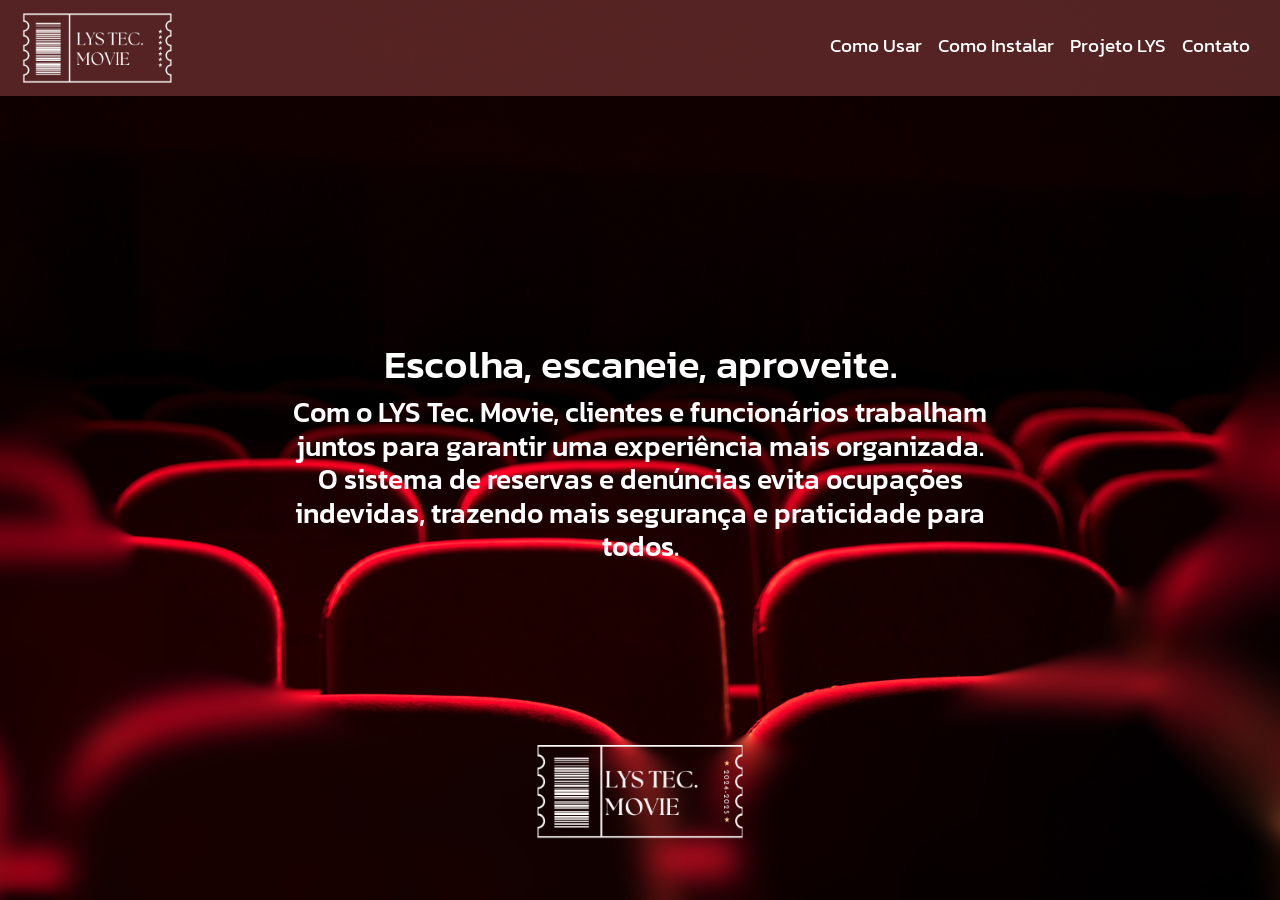
<file: index.html>
<!DOCTYPE html="pt-BR">
<html>
<head>
    <meta charset="UTF-8">
    <html lang="pt-BR">
    <meta http-equiv="X-UA-Compatible" content="IE-edge" />
    <meta name="viewport" content="width=evidence-width, initial-scale=1.0" />

    <!--CSS Bootstrap-->
    <link href="https://cdn.jsdelivr.net/npm/bootstrap@5.3.3/dist/css/bootstrap.min.css" rel="stylesheet"
        integrity="sha384-QWTKZyjpPEjISv5WaRU9OFeRpok6YctnYmDr5pNlyT2bRjXh0JMhjY6hW+ALEwIH" crossorigin="anonymous">
    <!--CSS Local-->
    <link rel="stylesheet" href="./style.css">
    <!--GOOGLE FONTS-->
    <link rel="preconnect" href="https://fonts.googleapis.com">
    <link rel="preconnect" href="https://fonts.gstatic.com" crossorigin>
    <link
        href="https://fonts.googleapis.com/css2?family=Kanit:ital,wght@0,100;0,200;0,300;0,400;0,500;0,600;0,700;0,800;0,900;1,100;1,200;1,300;1,400;1,500;1,600;1,700;1,800;1,900&display=swap"
        rel="stylesheet">
<style>
    /* NAVBAR */
.bg-navbar {
    display: flex;
    justify-content: space-between;
    font-family: 'Kanit', sans-serif;
    font-size: larger;
    background-color: #853b3b98;
    padding: 8px 10px;
  }
        /* CSS para definir o background da página */
        body {
            font-family: 'Kanit', sans-serif;
            background-image: url('img/Backgorund-inicial.png');
            background-size: cover;
            background-position: center center;
            background-attachment: fixed;
            margin: 0;
            padding: 0;
            height: 100vh;
            color: white;
        }
        </style>
    <link rel="icon" href="img/Logo BARRA.png" type="image/x-icon">
    <title>LYS TEC.</title>
</head>

<body>
    <header>
        <!-- BARRA DE MENU -->
        <nav class="navbar navbar-expand-lg bg-navbar">
            <div class="container-fluid">
                <a class="navbar-brand" href="index.html">
                    <img src="img/Logo NAVBAR.png" alt="Logo" width="150" height="70">
                </a>
                <button class="navbar-toggler" type="button" data-bs-toggle="collapse"
                    data-bs-target="#navbarSupportedContent" aria-controls="navbarSupportedContent"
                    aria-expanded="false" aria-label="Toggle navigation">
                    <span class="navbar-toggler-icon"></span>
                </button>
                <div class="collapse navbar-collapse" id="navbarSupportedContent">
                    <ul class="navbar-nav ms-auto mb-2 mb-lg-0">
                        <li class="nav-item">
                            <a class="nav-link active" style="color: white;" href="como-funciona.html">Como Usar</a>
                        </li>
                        <li class="nav-item">
                            <a class="nav-link active" style="color: white;" href="manual.html">Como Instalar</a>
                        </li>
                        <li class="nav-item">
                            <a class="nav-link active" style="color: white;" href="projeto.html">Projeto LYS</a>
                        </li>
                        <li class="nav-item">
                            <a class="nav-link active" style="color: white;" href="contato.html">Contato</a>
                        </li>
                    </ul>
                </div>
            </div>
        </nav>
    </header>

    <main>
        <div class="centralizado">
        <h1>Escolha, escaneie, aproveite.</h1>
        <h3>Com o LYS Tec. Movie, clientes e funcionários trabalham juntos para garantir uma experiência mais organizada. O sistema de reservas e denúncias evita ocupações indevidas, trazendo mais segurança e praticidade para todos.</h3>
    </div>
    </main>
</body>
    <script src="https://cdn.jsdelivr.net/npm/bootstrap@5.3.3/dist/js/bootstrap.bundle.min.js"
        integrity="sha384-YvpcrYf0tY3lHB60NNkmXc5s9fDVZLESaAA55NDzOxhy9GkcIdslK1eN7N6jIeHz"
        crossorigin="anonymous"></script>
  </main>
</html>
</file>
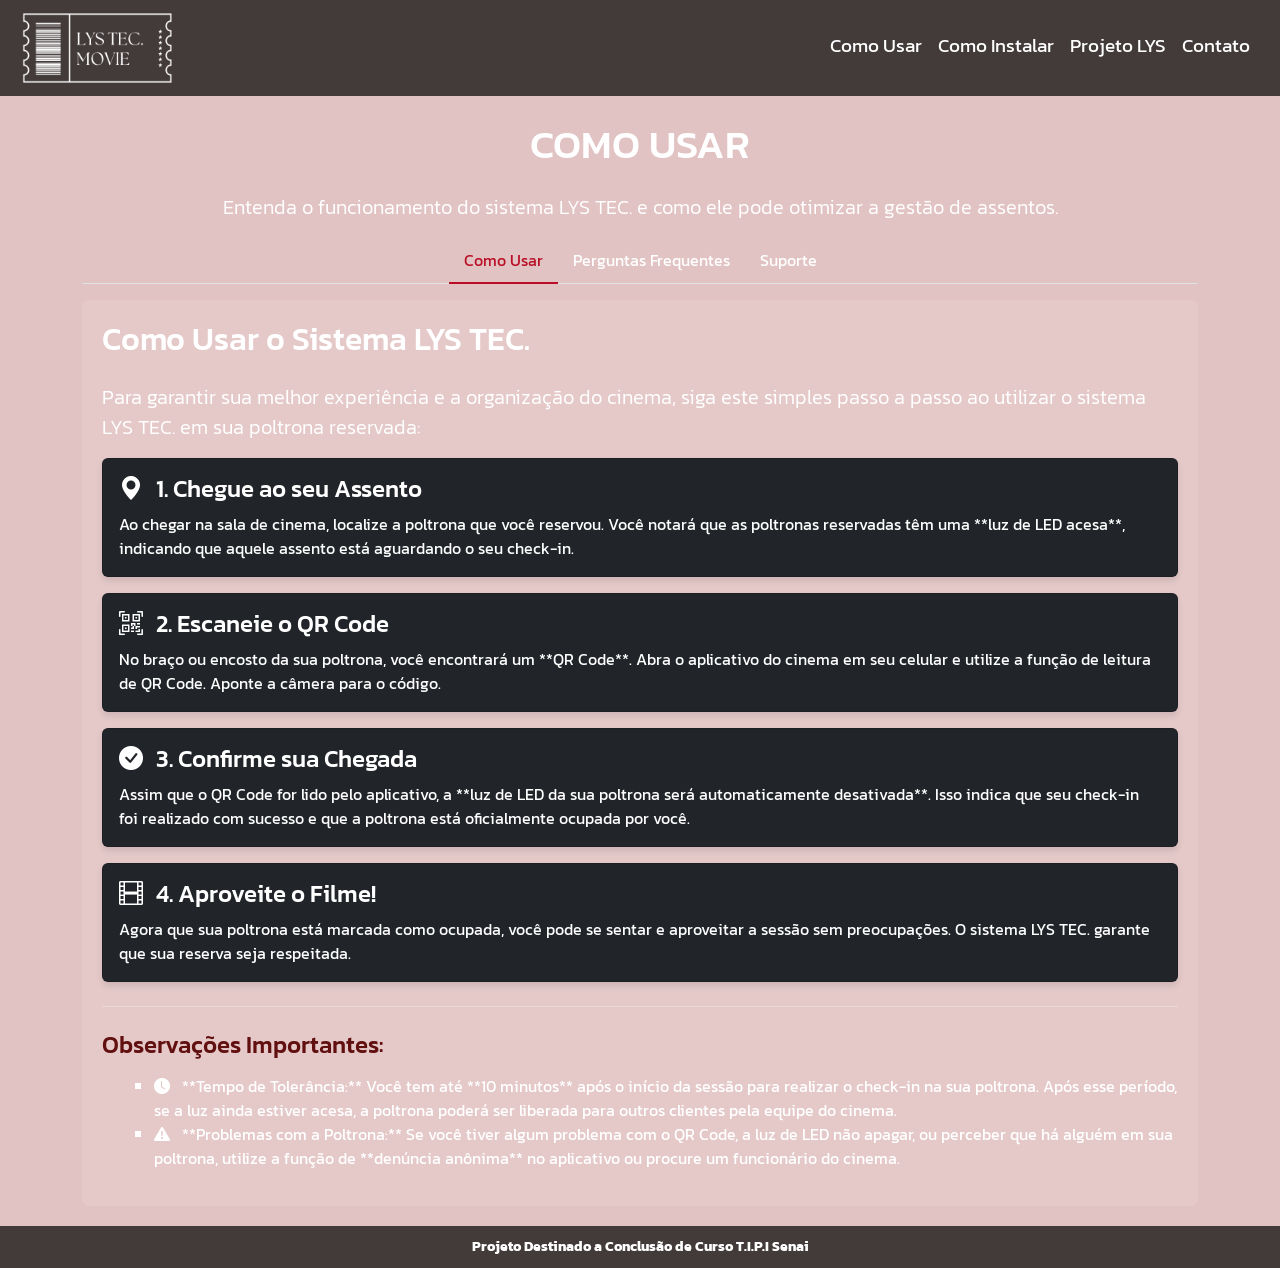
<file: como-funciona.html>
<!DOCTYPE html>
<html lang="pt-BR">
<head>
    <meta charset="UTF-8">
    <meta http-equiv="X-UA-Compatible" content="IE-edge" />
    <meta name="viewport" content="width=device-width, initial-scale=1.0" />

    <link href="https://cdn.jsdelivr.net/npm/bootstrap@5.3.3/dist/css/bootstrap.min.css" rel="stylesheet"
        integrity="sha384-QWTKZyjpPEjISv5WaRU9OFeRpok6YctnYmDr5pNlyT2bRjXh0JMhjY6hW+ALEwIH" crossorigin="anonymous">
    <link href="https://cdn.jsdelivr.net/npm/bootstrap-icons/font/bootstrap-icons.css" rel="stylesheet">
    <link rel="stylesheet" href="https://cdnjs.cloudflare.com/ajax/libs/font-awesome/6.0.0-beta3/css/all.min.css">
    <link rel="stylesheet" href="./style.css">
    <link rel="preconnect" href="https://fonts.googleapis.com">
    <link rel="preconnect" href="https://fonts.gstatic.com" crossorigin>
    <link
        href="https://fonts.googleapis.com/css2?family=Kanit:ital,wght@0,100;0,200;0,300;0,400;0,500;0,600;0,700;0,800;0,900;1,100;1,200;1,300;1,400;1,500;1,600;1,700;1,800;1,900&display=swap"
        rel="stylesheet">

    <link rel="icon" href="img/Logo BARRA.png" type="image/x-icon">
    <style>
        /* CSS para definir o background da página */
        body {
            font-family: 'Kanit', sans-serif;
            background-color: rgb(226, 195, 195);
            background-size: cover;
            background-position: center center;
            background-attachment: fixed;
            margin: 0;
            padding: 0;
            min-height: 100vh; /* Use min-height para garantir que o background cubra toda a altura */
            color: white;
        }

        /* Estilos adicionais para as abas e conteúdo */
        .bg-navbar {
            background-color: rgba(0, 0, 0, 0.7); /* Exemplo: um fundo mais escuro para a navbar */
        }

        .nav-tabs .nav-link {
            color: white;
            border: none;
            border-bottom: 2px solid transparent;
        }

        .nav-tabs .nav-link.active {
            color: #b90f26;; /* Cor de destaque para a aba ativa */
            background-color: transparent;
            border-color: #b90f26;;
        }

        .tab-content {
            background-color: rgba(255, 255, 255, 0.1); /* Um fundo levemente transparente para o conteúdo das abas */
            padding: 20px;
            border-radius: 8px;
            margin-top: 20px;
        }

        .accordion-item {
            background-color: transparent;
            color: white;
        }

        .accordion-button {
            background-color: rgba(255, 255, 255, 0.1);
            color: white;
        }

        .accordion-button:not(.collapsed) {
            color: #b90f26; /* Cor do texto quando o accordion está aberto */
            background-color: rgba(255, 255, 255, 0.2);
        }

        .accordion-button:focus {
            box-shadow: none;
        }

        .accordion-body {
            background-color: rgba(255, 255, 255, 0.05);
            color: white;
        }

        .table {
            color: white;
        }

        .table thead {
            background-color: rgba(0, 0, 0, 0.3);
        }

        .table tbody tr {
            background-color: rgba(0, 0, 0, 0.1);
        }
        .btn-download {
            background-color: #ffc107; /* Cor de destaque para o botão de download */
            color: black;
            font-weight: bold;
            border: none;
            padding: 10px 20px;
            border-radius: 5px;
            text-decoration: none;
            transition: background-color 0.3s ease;
        }

        .btn-download:hover {
            background-color: #b90f26;; /* Um tom mais escuro no hover */
            color: black;
        }

        .download-button {
            text-align: center;
            margin: 30px 0;
        }
        .texto-animado {
            text-align: center;
            padding: 10px 0;
            background-color: rgba(0, 0, 0, 0.7);
            color: white;
            font-size: 0.9em;
            position: relative;
            overflow: hidden;
            white-space: nowrap;
            margin-top: 20px;
        }

        .texto-animado strong {
            display: inline-block;
            animation: marquee 15s linear infinite;
        }

        @keyframes marquee {
            0% { transform: translateX(100%); }
            100% { transform: translateX(-100%); }
        }
    </style>
    <title>COMO USAR | LYS TEC.</title>
</head>
<body>
    <header>
        <nav class="navbar navbar-expand-lg bg-navbar">
            <div class="container-fluid">
                <a class="navbar-brand" href="index.html">
                    <img src="img/Logo NAVBAR.png" alt="Logo" width="150" height="70">
                </a>
                <button class="navbar-toggler" type="button" data-bs-toggle="collapse"
                        data-bs-target="#navbarSupportedContent" aria-controls="navbarSupportedContent"
                        aria-expanded="false" aria-label="Toggle navigation">
                    <span class="navbar-toggler-icon"></span>
                </button>
                <div class="collapse navbar-collapse" id="navbarSupportedContent">
                    <ul class="navbar-nav ms-auto mb-2 mb-lg-0"> 
                        <li class="nav-item">
                            <a class="nav-link active" style="color: white;" href="como-funciona.html">Como Usar</a>
                        </li>
                        <li class="nav-item">
                            <a class="nav-link active" style="color: white;" href="manual.html">Como Instalar</a>
                        </li>
                        <li class="nav-item">
                            <a class="nav-link active" style="color: white;" href="projeto.html">Projeto LYS</a>
                        </li>
                        <li class="nav-item">
                            <a class="nav-link active" style="color: white;" href="contato.html">Contato</a>
                        </li>
                    </ul>
                </div>
            </div>
        </nav>
    </header>
    
    <main class="container mt-4">
        <h1 class="text-center mb-4">COMO USAR</h1>
        <p class="text-center lead">Entenda o funcionamento do sistema LYS TEC. e como ele pode otimizar a gestão de assentos.</p>

        <ul class="nav nav-tabs justify-content-center" id="myTab" role="tablist">
            <li class="nav-item" role="presentation">
                <button class="nav-link active" id="introducao-tab" data-bs-toggle="tab" data-bs-target="#introducao" type="button" role="tab" aria-controls="introducao" aria-selected="true">
                    Como Usar
                </button>
            </li>
            <li class="nav-item" role="presentation">
                <button class="nav-link" id="perguntas-tab" data-bs-toggle="tab" data-bs-target="#perguntas" type="button" role="tab" aria-controls="perguntas" aria-selected="false">
                    Perguntas Frequentes
                </button>
            </li>
            <li class="nav-item" role="presentation">
                <button class="nav-link" id="suporte-tab" data-bs-toggle="tab" data-bs-target="#suporte" type="button" role="tab" aria-controls="suporte" aria-selected="false">
                    Suporte
                </button>
            </li>
        </ul>

        <div class="tab-content mt-3" id="myTabContent">
            <div class="tab-pane fade show active" id="introducao" role="tabpanel" aria-labelledby="introducao-tab">
                <h2 class="mb-4">Como Usar o Sistema LYS TEC.</h2>
                <p class="lead">Para garantir sua melhor experiência e a organização do cinema, siga este simples passo a passo ao utilizar o sistema LYS TEC. em sua poltrona reservada:</p>

                <div class="card bg-dark text-white mb-3">
                    <div class="card-body">
                        <h4 class="card-title"><i class="bi bi-geo-alt-fill me-2"></i> 1. Chegue ao seu Assento</h4>
                        <p class="card-text">Ao chegar na sala de cinema, localize a poltrona que você reservou. Você notará que as poltronas reservadas têm uma **luz de LED acesa**, indicando que aquele assento está aguardando o seu check-in.</p>
                    </div>
                </div>

                <div class="card bg-dark text-white mb-3">
                    <div class="card-body">
                        <h4 class="card-title"><i class="bi bi-qr-code-scan me-2"></i> 2. Escaneie o QR Code</h4>
                        <p class="card-text">No braço ou encosto da sua poltrona, você encontrará um **QR Code**. Abra o aplicativo do cinema em seu celular e utilize a função de leitura de QR Code. Aponte a câmera para o código.</p>
                    </div>
                </div>

                <div class="card bg-dark text-white mb-3">
                    <div class="card-body">
                        <h4 class="card-title"><i class="bi bi-check-circle-fill me-2"></i> 3. Confirme sua Chegada</h4>
                        <p class="card-text">Assim que o QR Code for lido pelo aplicativo, a **luz de LED da sua poltrona será automaticamente desativada**. Isso indica que seu check-in foi realizado com sucesso e que a poltrona está oficialmente ocupada por você.</p>
                    </div>
                </div>

                <div class="card bg-dark text-white mb-4">
                    <div class="card-body">
                        <h4 class="card-title"><i class="bi bi-film me-2"></i> 4. Aproveite o Filme!</h4>
                        <p class="card-text">Agora que sua poltrona está marcada como ocupada, você pode se sentar e aproveitar a sessão sem preocupações. O sistema LYS TEC. garante que sua reserva seja respeitada.</p>
                    </div>
                </div>

                <hr>

                <h4 class="mt-4">Observações Importantes:</h4>
                <ul>
                    <li><i class="bi bi-clock-fill me-2"></i> **Tempo de Tolerância:** Você tem até **10 minutos** após o início da sessão para realizar o check-in na sua poltrona. Após esse período, se a luz ainda estiver acesa, a poltrona poderá ser liberada para outros clientes pela equipe do cinema.</li>
                    <li><i class="bi bi-exclamation-triangle-fill me-2"></i> **Problemas com a Poltrona:** Se você tiver algum problema com o QR Code, a luz de LED não apagar, ou perceber que há alguém em sua poltrona, utilize a função de **denúncia anônima** no aplicativo ou procure um funcionário do cinema.</li>
                </ul>
            </div>

            <div class="tab-pane fade" id="perguntas" role="tabpanel" aria-labelledby="perguntas-tab">
                <h3>Perguntas Frequentes (FAQ)</h3>
                <h5>Confira as dúvidas mais frequentes sobre o nosso sistema.</h5>
                <div class="accordion" id="faq">
                    <div class="accordion-item">
                        <h2 class="accordion-header" id="headingOne">
                            <button class="accordion-button" type="button" data-bs-toggle="collapse" data-bs-target="#collapseOne" aria-expanded="true" aria-controls="collapseOne">
                                <i class="bi bi-question-circle-fill me-2"></i> Como configurar os LEDs?
                            </button>
                        </h2>
                        <div id="collapseOne" class="accordion-collapse collapse show" style="background-color: rgb(231, 212, 214);" aria-labelledby="headingOne" data-bs-parent="#faq">
                            <div class="accordion-body">
                                Para configurar os LEDs, conecte-os ao sistema central e verifique o QR Code associado a cada poltrona.
                            </div>
                        </div>
                    </div>
                    <div class="accordion-item">
                        <h2 class="accordion-header" id="headingTwo">
                            <button class="accordion-button collapsed" type="button" data-bs-toggle="collapse" data-bs-target="#collapseTwo" aria-expanded="false" aria-controls="collapseTwo">
                                <i class="bi bi-question-circle-fill me-2"></i> O que fazer se a luz de LED não apagar?
                            </button>
                        </h2>
                        <div id="collapseTwo" class="accordion-collapse collapse" style="background-color: rgb(231, 212, 214);" aria-labelledby="headingTwo" data-bs-parent="#faq">
                            <div class="accordion-body">
                                Substitua o suporte pelo reserva disponível. Recomenda-se manter peças extras em estoque.
                            </div>
                        </div>
                    </div>
                    <div class="accordion-item">
                        <h2 class="accordion-header" id="headingThree">
                            <button class="accordion-button collapsed" type="button" data-bs-toggle="collapse" data-bs-target="#collapseThree" aria-expanded="false" aria-controls="collapseThree">
                                <i class="bi bi-question-circle-fill me-2"></i> Como a equipe procede em caso de ocupação indevida?
                            </button>
                        </h2>
                        <div id="collapseThree" class="accordion-collapse collapse" style="background-color: rgb(231, 212, 214);" aria-labelledby="headingThree" data-bs-parent="#faq">
                            <div class="accordion-body">
                                Oriente o infrator e, em caso de reincidência, aplique a política de cobrança de taxas definida pelo cinema.
                            </div>
                        </div>
                    </div>
                    <div class="accordion-item">
                        <h2 class="accordion-header" id="headingFour">
                            <button class="accordion-button collapsed" type="button" data-bs-toggle="collapse" data-bs-target="#collapseFour" aria-expanded="false" aria-controls="collapseFour">
                                <i class="bi bi-question-circle-fill me-2"></i> É possível alterar as configurações pelo aplicativo?
                            </button>
                        </h2>
                        <div id="collapseFour" class="accordion-collapse collapse" style="background-color: rgb(231, 212, 214);" aria-labelledby="headingFour" data-bs-parent="#faq">
                            <div class="accordion-body">
                                Sim, o aplicativo permite ajustes como reconfiguração de QR Codes e controle das luzes de LED, acessível apenas para funcionários autorizados.
                            </div>
                        </div>
                    </div>
                    <div class="accordion-item">
                        <h2 class="accordion-header" id="headingFive">
                            <button class="accordion-button collapsed" type="button" data-bs-toggle="collapse" data-bs-target="#collapseFive" aria-expanded="false" aria-controls="collapseFive">
                                <i class="bi bi-question-circle-fill me-2"></i> Qual é o tempo de tolerância para ocupação de poltronas reservadas?
                            </button>
                        </h2>
                        <div id="collapseFive" class="accordion-collapse collapse" style="background-color: rgb(231, 212, 214);" aria-labelledby="headingFive" data-bs-parent="#faq">
                            <div class="accordion-body">
                                O tempo de tolerância é de 10 minutos após o início da sessão. Após esse prazo, a equipe poderá liberar o assento.
                            </div>
                        </div>
                    </div>
                    <div class="accordion-item">
                        <h2 class="accordion-header" id="headingSix">
                            <button class="accordion-button collapsed" type="button" data-bs-toggle="collapse" data-bs-target="#collapseSix" aria-expanded="false" aria-controls="collapseSix">
                                <i class="bi bi-question-circle-fill me-2"></i> Como reportar ocupação indevida de assentos?
                            </button>
                        </h2>
                        <div id="collapseSix" class="accordion-collapse collapse" style="background-color: rgb(231, 212, 214);" aria-labelledby="headingSix" data-bs-parent="#faq">
                            <div class="accordion-body">
                                O aplicativo oferece uma funcionalidade para denúncias anônimas. Os funcionários verificarão e tomarão as providências necessárias.
                            </div>
                        </div>
                    </div>
                    <div class="accordion-item">
                        <h2 class="accordion-header" id="headingSeven">
                            <button class="accordion-button collapsed" type="button" data-bs-toggle="collapse" data-bs-target="#collapseSeven" aria-expanded="false" aria-controls="collapseSeven">
                                <i class="bi bi-question-circle-fill me-2"></i> Como é feita a manutenção do sistema?
                            </button>
                        </h2>
                        <div id="collapseSeven" class="accordion-collapse collapse" style="background-color: rgb(231, 212, 214);" aria-labelledby="headingSeven" data-bs-parent="#faq">
                            <div class="accordion-body">
                                A manutenção inclui inspeções regulares nos LEDs e leitores QR, além de atualizações no aplicativo e no sistema de controle.
                            </div>
                        </div>
                    </div>
                    <div class="accordion-item">
                        <h2 class="accordion-header" id="headingEight">
                            <button class="accordion-button collapsed" type="button" data-bs-toggle="collapse" data-bs-target="#collapseEight" aria-expanded="false" aria-controls="collapseEight">
                                <i class="bi bi-question-circle-fill me-2"></i> É possível personalizar o sistema para diferentes cinemas?
                            </button>
                        </h2>
                        <div id="collapseEight" class="accordion-collapse collapse" style="background-color: rgb(231, 212, 214);" aria-labelledby="headingEight" data-bs-parent="#faq">
                            <div class="accordion-body">
                                Sim, o sistema pode ser ajustado para atender às necessidades específicas de cada cinema, incluindo mudanças nas políticas de tolerância.
                            </div>
                        </div>
                    </div>
                </div>
                <div class="text-end mt-4">
                    <h5>
                        Mais dúvidas? <a href="#suporte-tab" class="text-warning" data-bs-toggle="tab" data-bs-target="#suporte" type="button" role="tab" aria-controls="suporte" aria-selected="false" style="text-decoration: none;">Entre em contato conosco! <i class="bi bi-arrow-right"></i></a>
                    </h5>
                </div>
            </div>

            <div class="tab-pane fade" id="suporte" role="tabpanel" aria-labelledby="suporte-tab">
                <h3>Contato para Suporte</h3>
                <p>
                    Precisa de ajuda com o Sistema de Poltronas Inteligentes? Entre em contato com nossa equipe de suporte. Estamos disponíveis para esclarecer dúvidas, resolver problemas técnicos e fornecer orientações.
                </p>
                <p>
                    <strong>Email:</strong> <a href="mailto:suporte@sistemadepoltronas.com.br" style="text-decoration: none; color: #b90f26;;">suporte@sistemadepoltronas.com.br</a><br>
                    <strong>Telefone:</strong> <a href="tel:08001234567" style="text-decoration: none; color: #b90f26;;">0800-123-4567</a><br>
                    <strong>WhatsApp:</strong> <a href="https://wa.me/5531912345678" target="_blank" style="text-decoration: none; color: #b90f26;;">+55 31 91234-5678</a><br>
                    <strong>Horário de Atendimento:</strong> Segunda a Sexta, das 9h às 18h (horário de Brasília).
                </p>
                <hr>
                <p>
                    Você também pode enviar sua mensagem diretamente pelo formulário abaixo. Responderemos o mais rápido possível.
                </p>
                <form>
                    <div class="mb-3">
                        <label for="nome" class="form-label">Nome Completo</label>
                        <input type="text" class="form-control" id="nome" placeholder="Seu nome completo" style="background-color: rgba(255, 255, 255, 0.1); border: 1px solid rgba(255, 255, 255, 0.3); color: white;">
                    </div>
                    <div class="mb-3">
                        <label for="email" class="form-label">Email</label>
                        <input type="email" class="form-control" id="email" placeholder="Seu email" style="background-color: rgba(255, 255, 255, 0.1); border: 1px solid rgba(255, 255, 255, 0.3); color: white;">
                    </div>
                    <div class="mb-3">
                        <label for="mensagem" class="form-label">Mensagem</label>
                        <textarea class="form-control" id="mensagem" rows="4" placeholder="Descreva sua dúvida ou problema" style="background-color: rgba(255, 255, 255, 0.1); border: 1px solid rgba(255, 255, 255, 0.3); color: white;"></textarea>
                    </div>
                    <button type="submit" class="btn btn-warning">Enviar</button>
                </form>
                <hr>
                <h4>FAQ Rápido</h4>
                <p>Antes de entrar em contato, confira nossas <a href="#perguntas-tab" data-bs-toggle="tab" data-bs-target="#perguntas" type="button" role="tab" aria-controls="perguntas" aria-selected="false" style="text-decoration: none; color: #b90f26;;">Perguntas Frequentes</a>. Você pode encontrar respostas para as dúvidas mais comuns sobre o sistema.</p>
            </div>
        </div>
    </main>

    <div class="texto-animado">
        <strong>Projeto Destinado a Conclusão de Curso T.I.P.I Senai</strong> 
    </div>

    <footer>
        </footer>

    <script src="https://cdn.jsdelivr.net/npm/bootstrap@5.3.3/dist/js/bootstrap.bundle.min.js"
    integrity="sha384-YvpcrYf0tY3lHB60NNkmXc5s9fDVZLESaAA55NDzOxhy9GkcIdslK1eN7N6jIeHz"
    crossorigin="anonymous"></script>
</body>
</html>
</file>
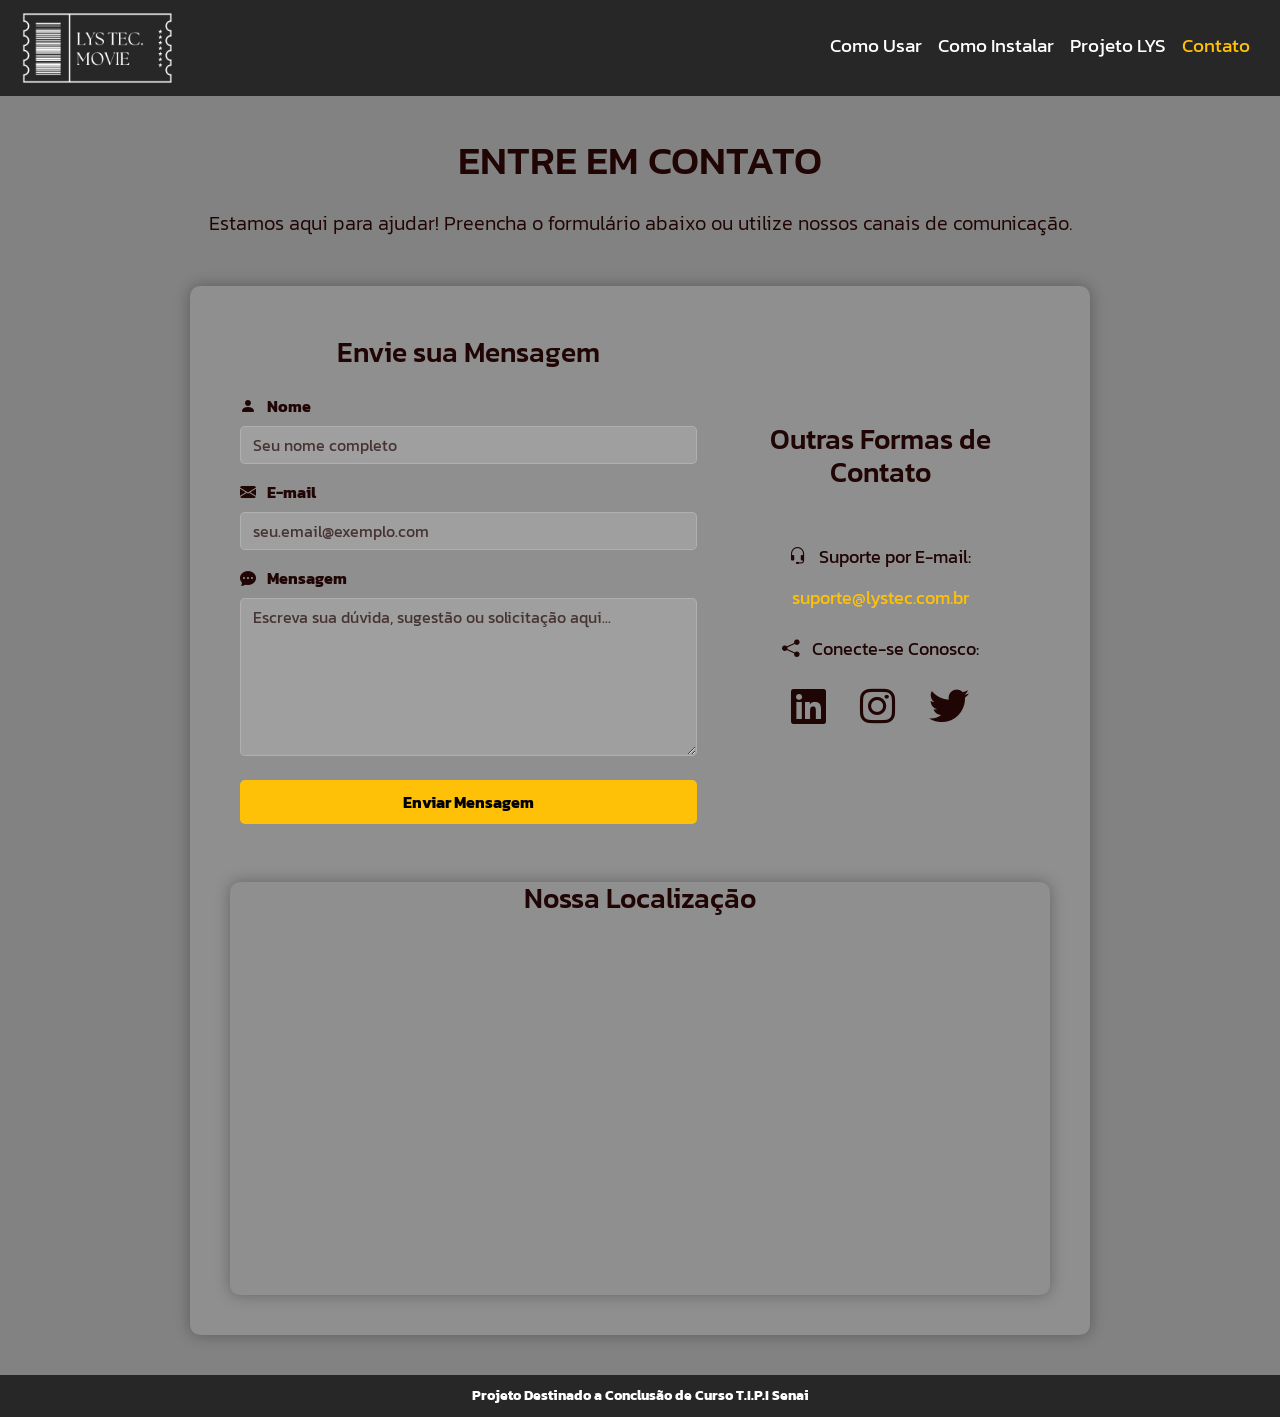
<file: contato.html>
<!DOCTYPE html>
<html lang="pt-BR">
<head>
    <meta charset="UTF-8">
    <meta http-equiv="X-UA-Compatible" content="IE-edge" />
    <meta name="viewport" content="width=device-width, initial-scale=1.0" />

    <link href="https://cdn.jsdelivr.net/npm/bootstrap@5.3.3/dist/css/bootstrap.min.css" rel="stylesheet"
        integrity="sha384-QWTKZyjpPEjISv5WaRU9OFeRpok6YctnYmDr5pNlyT2bRjXh0JMhjY6hW+ALEwIH" crossorigin="anonymous">
    <link href="https://cdn.jsdelivr.net/npm/bootstrap-icons/font/bootstrap-icons.css" rel="stylesheet">
    <link rel="stylesheet" href="https://cdnjs.cloudflare.com/ajax/libs/font-awesome/6.0.0-beta3/css/all.min.css">
    <link rel="stylesheet" href="./style.css">
    <link rel="preconnect" href="https://fonts.googleapis.com">
    <link rel="preconnect" href="https://fonts.gstatic.com" crossorigin>
    <link
        href="https://fonts.googleapis.com/css2?family=Kanit:ital,wght@0,100;0,200;0,300;0,400;0,500;0,600;0,700;0,800;0,900;1,100;1,200;1,300;1,400;1,500;1,600;1,700;1,800;1,900&display=swap"
        rel="stylesheet">

    <link rel="icon" href="img/Logo BARRA.png" type="image/x-icon">
    <style>
        /* Estilos globais e de fundo */
        body {
            font-family: 'Kanit', sans-serif;
            /* Cor de fundo atualizada para rgb(131, 130, 130) */
            background-color: rgb(131, 130, 130);
            background-size: cover;
            background-position: center center;
            background-attachment: fixed;
            margin: 0;
            padding: 0;
            min-height: 100vh; /* Alterado de 'height' para 'min-height' para melhor adaptabilidade */
            /* Cor do texto atualizada para rgb(32, 5, 5) */
            color: rgb(32, 5, 5);
            display: flex;
            flex-direction: column;
        }

        /* Navbar */
        .bg-navbar {
            background-color: rgba(0, 0, 0, 0.7);
        }
        .navbar-brand img {
            width: 150px;
            height: 70px;
        }
        .navbar-nav .nav-link {
            color: white;
        }
        .navbar-nav .nav-link:hover {
            color: #ffc107; /* Cor de destaque ao passar o mouse */
        }

        /* Main Content */
        main {
            flex: 1;
            padding-top: 40px;
            padding-bottom: 40px;
        }

        .contact-section {
            background-color: rgba(255, 255, 255, 0.1); /* Fundo semi-transparente para a seção de contato */
            padding: 40px;
            border-radius: 10px;
            box-shadow: 0 0 15px rgba(0, 0, 0, 0.3); /* Sombra suave */
            max-width: 900px; /* Largura máxima para o conteúdo */
            margin: auto; /* Centraliza o bloco */
        }

        .contact-form .form-label {
            /* Cor do label ajustada para contraste com o novo background */
            color: rgb(32, 5, 5); /* Ou uma cor mais clara como white, se o background do form for escuro */
            font-weight: bold;
        }

        .contact-form .form-control,
        .contact-form .form-control:focus {
            background-color: rgba(255, 255, 255, 0.15); /* Fundo dos campos de input */
            border: 1px solid rgba(255, 255, 255, 0.3);
            /* Cor do texto dos inputs ajustada para contraste */
            color: rgb(32, 5, 5); /* Mude para 'white' se preferir campos com texto claro */
            border-radius: 5px;
        }
        .contact-form .form-control::placeholder {
            /* Cor do placeholder ajustada para contraste */
            color: rgba(32, 5, 5, 0.7); /* Ou rgba(255, 255, 255, 0.7) se o texto do input for branco */
        }

        .contact-form .btn-warning {
            background-color: #ffc107;
            color: black;
            font-weight: bold;
            border: none;
            padding: 10px 30px;
            border-radius: 5px;
            transition: background-color 0.3s ease;
        }
        .contact-form .btn-warning:hover {
            background-color: #e0a800;
        }

        .contact-info {
            text-align: center;
            margin-top: 30px;
            /* Cor do texto das informações de contato ajustada para contraste */
            color: rgb(32, 5, 5); 
        }

        .contact-info p {
            font-size: 1.1em;
            margin-bottom: 15px;
        }

        .social-icons a {
            /* Cor dos ícones sociais ajustada para contraste */
            color: rgb(32, 5, 5); /* Ou white, se preferir */
            font-size: 2.5em;
            margin: 0 15px;
            transition: color 0.3s ease;
        }
        .social-icons a:hover {
            color: #ffc107; /* Cor de destaque ao passar o mouse */
        }

        .map-container {
            margin-top: 40px;
            border-radius: 10px;
            overflow: hidden;
            box-shadow: 0 0 15px rgba(0, 0, 0, 0.3);
        }
        .map-container iframe {
            width: 100%;
            height: 350px;
            border: 0;
        }

        /* Footer */
        .texto-animado {
            text-align: center;
            padding: 10px 0;
            background-color: rgba(0, 0, 0, 0.7);
            color: white;
            font-size: 0.9em;
            position: relative;
            overflow: hidden;
            white-space: nowrap;
            margin-top: auto;
        }

        .texto-animado strong {
            display: inline-block;
            animation: marquee 15s linear infinite;
        }

        @keyframes marquee {
            0% { transform: translateX(100%); }
            100% { transform: translateX(-100%); }
        }
    </style>
    <title>CONTATO | LYS TEC.</title>
</head>
<body>
    <header>
        <nav class="navbar navbar-expand-lg bg-navbar">
            <div class="container-fluid">
                <a class="navbar-brand" href="index.html">
                    <img src="img/Logo NAVBAR.png" alt="Logo" width="150" height="70">
                </a>
                <button class="navbar-toggler" type="button" data-bs-toggle="collapse"
                        data-bs-target="#navbarSupportedContent" aria-controls="navbarSupportedContent"
                        aria-expanded="false" aria-label="Toggle navigation">
                    <span class="navbar-toggler-icon"></span>
                </button>
                <div class="collapse navbar-collapse" id="navbarSupportedContent">
                    <ul class="navbar-nav ms-auto mb-2 mb-lg-0"> 
                        <li class="nav-item">
                            <a class="nav-link" style="color: white;" href="como-funciona.html">Como Usar</a>
                        </li>
                        <li class="nav-item">
                            <a class="nav-link" style="color: white;" href="manual.html">Como Instalar</a>
                        </li>
                        <li class="nav-item">
                            <a class="nav-link" style="color: white;" href="projeto.html">Projeto LYS</a>
                        </li>
                        <li class="nav-item">
                            <a class="nav-link active" style="color: #ffc107;" aria-current="page" href="contato.html">Contato</a>
                        </li>
                    </ul>
                </div>
            </div>
        </nav>
    </header>
    
    <main class="container">
        <h1 class="text-center mb-4" style="color: rgb(32, 5, 5);">ENTRE EM CONTATO</h1>
        <p class="text-center lead mb-5" style="color: rgb(32, 5, 5);">Estamos aqui para ajudar! Preencha o formulário abaixo ou utilize nossos canais de comunicação.</p>

        <div class="contact-section">
            <div class="row">
                <div class="col-md-7">
                    <h3 class="mb-4 text-center" style="color: rgb(32, 5, 5);">Envie sua Mensagem</h3>
                    <form class="contact-form">
                        <div class="mb-3">
                            <label for="nomeContato" class="form-label">
                                <i class="bi bi-person-fill me-2"></i> Nome
                            </label>
                            <input type="text" class="form-control" id="nomeContato" placeholder="Seu nome completo" required>
                        </div>
                        <div class="mb-3">
                            <label for="emailContato" class="form-label">
                                <i class="bi bi-envelope-fill me-2"></i> E-mail
                            </label>
                            <input type="email" class="form-control" id="emailContato" placeholder="seu.email@exemplo.com" required>
                        </div>
                        <div class="mb-4">
                            <label for="mensagemContato" class="form-label">
                                <i class="bi bi-chat-dots-fill me-2"></i> Mensagem
                            </label>
                            <textarea class="form-control" id="mensagemContato" rows="6" placeholder="Escreva sua dúvida, sugestão ou solicitação aqui..." required></textarea>
                        </div>
                        <div class="d-grid">
                            <button type="submit" class="btn btn-warning">Enviar Mensagem</button>
                        </div>
                    </form>
                </div>

                <div class="col-md-5 d-flex flex-column justify-content-center align-items-center text-center">
                    <h3 class="mb-4" style="color: rgb(32, 5, 5);">Outras Formas de Contato</h3>
                    <div class="contact-info">
                        <p><i class="bi bi-headset me-2"></i> Suporte por E-mail:</p>
                        <p><a href="mailto:suporte@lystec.com.br" class="text-warning" style="text-decoration: none;">suporte@lystec.com.br</a></p>
                        
                        <p class="mt-4"><i class="bi bi-share-fill me-2"></i> Conecte-se Conosco:</p>
                        <div class="social-icons">
                            <a href="https://linkedin.com/sua-empresa" target="_blank" title="LinkedIn"><i class="fab fa-linkedin"></i></a>
                            <a href="https://instagram.com/sua-empresa" target="_blank" title="Instagram"><i class="fab fa-instagram"></i></a>
                            <a href="https://twitter.com/sua-empresa" target="_blank" title="Twitter"><i class="fab fa-twitter"></i></a>
                            </div>
                    </div>
                </div>
            </div>

            <div class="map-container mt-5">
                <h3 class="mb-4 text-center" style="color: rgb(32, 5, 5);">Nossa Localização</h3>
                 <iframe src="https://www.google.com/maps/embed?pb=!1m18!1m12!1m3!1d3774.2045952809054!2d-42.53503572498267!3d-19.46788643806248!2m3!1f0!2f0!3f0!3m2!1i1024!2i768!4f13.1!3m3!1m2!1s0xa3872c0c7a525d%3A0xb3f5b7a12b0e676b!2sSENAI%20Ipatinga!5e0!3m2!1spt-BR!2sbr!4v1700000000000!5m2!1spt-BR!2sbr" allowfullscreen="" loading="lazy" referrerpolicy="no-referrer-when-downgrade"></iframe>
            </div>
            
        </div>
    </main>

    <div class="texto-animado">
        <strong>Projeto Destinado a Conclusão de Curso T.I.P.I Senai</strong> 
    </div>

    <footer>
        </footer>

    <script src="https://cdn.jsdelivr.net/npm/bootstrap@5.3.3/dist/js/bootstrap.bundle.min.js"
    integrity="sha384-YvpcrYf0tY3lHB60NNkmXc5s9fDVZLESaAA55NDzOxhy9GkcIdslK1eN7N6jIeHz"
    crossorigin="anonymous"></script> 
</body>
</html>
</file>
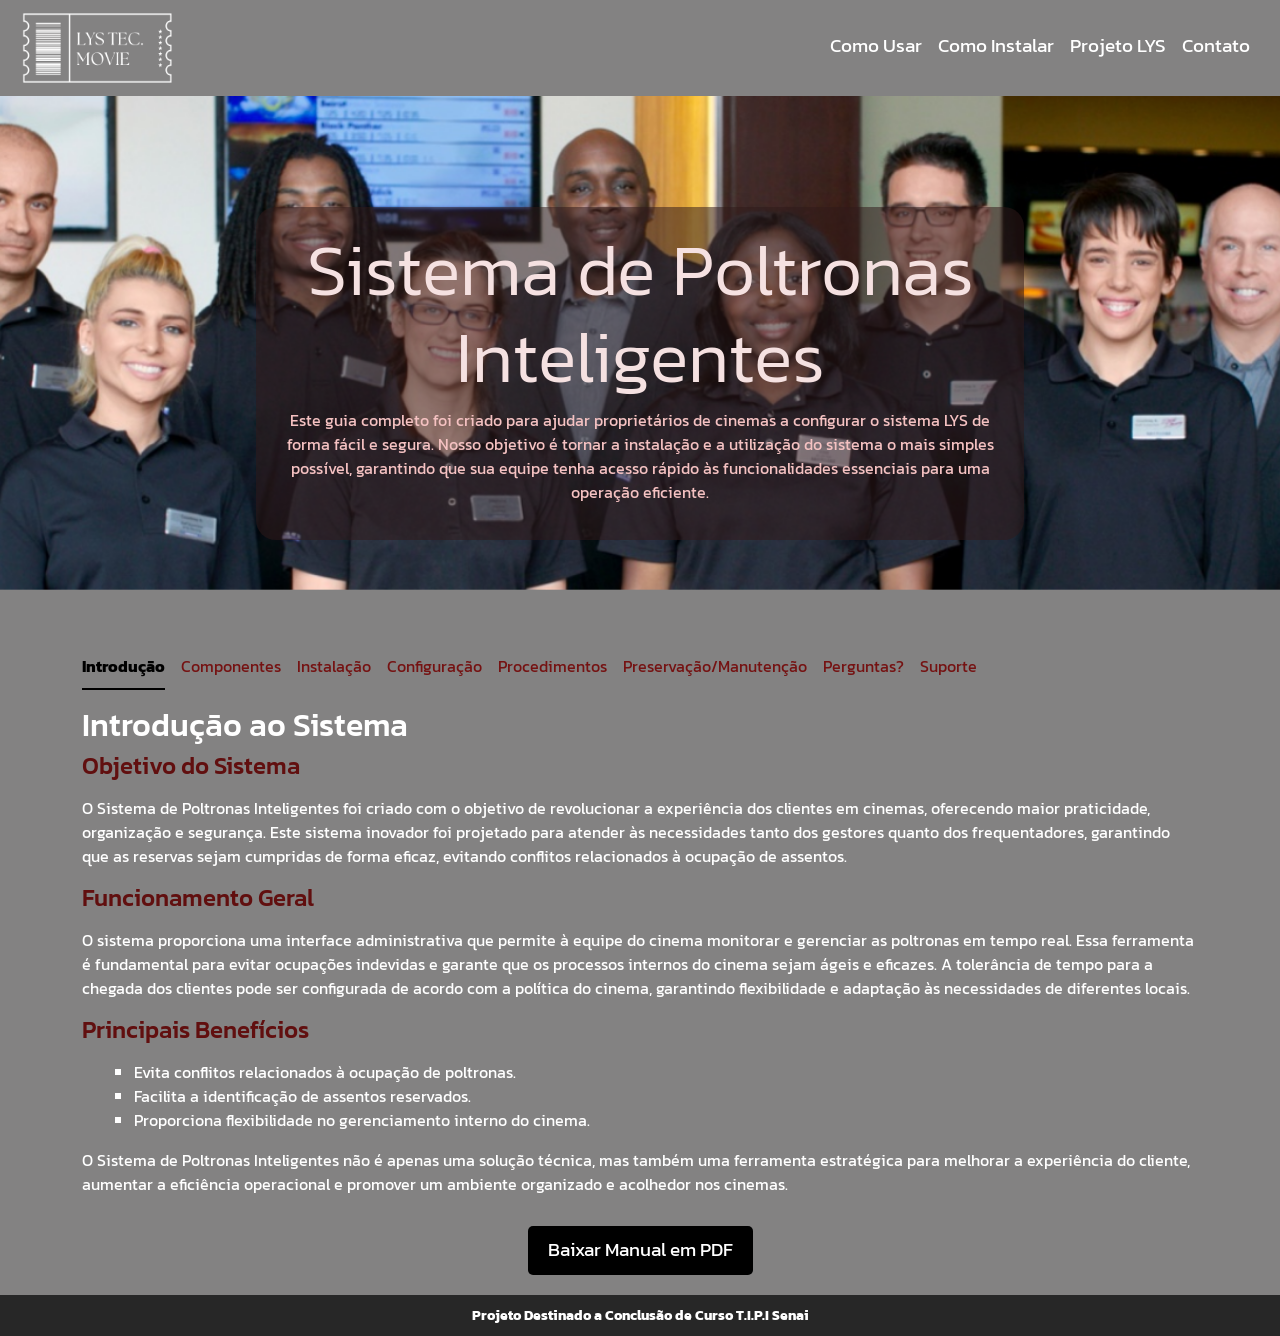
<file: manual.html>
<!DOCTYPE html="pt-BR">
<html>

<head>
    <meta charset="UTF-8">
    <html lang="pt-BR">
    <meta http-equiv="X-UA-Compatible" content="IE-edge" />
    <meta name="viewport" content="width=evidence-width, initial-scale=1.0" />

    <!--CSS Bootstrap-->
    <link href="https://cdn.jsdelivr.net/npm/bootstrap@5.3.3/dist/css/bootstrap.min.css" rel="stylesheet"
        integrity="sha384-QWTKZyjpPEjISv5WaRU9OFeRpok6YctnYmDr5pNlyT2bRjXh0JMhjY6hW+ALEwIH" crossorigin="anonymous">
    <!--BOOTSTRAP ICONS-->
    <link href="https://cdn.jsdelivr.net/npm/bootstrap-icons/font/bootstrap-icons.css" rel="stylesheet">
    <!--CSS Local-->
    <link rel="stylesheet" href="./style.css">
    <!--GOOGLE FONTS-->
    <link rel="preconnect" href="https://fonts.googleapis.com">
    <link rel="preconnect" href="https://fonts.gstatic.com" crossorigin>
    <link
        href="https://fonts.googleapis.com/css2?family=Kanit:ital,wght@0,100;0,200;0,300;0,400;0,500;0,600;0,700;0,800;0,900;1,100;1,200;1,300;1,400;1,500;1,600;1,700;1,800;1,900&display=swap"
        rel="stylesheet">

    <link rel="icon" href="img/Logo BARRA.png" type="image/x-icon">
    <style>
    /* CSS para definir o background da página */
        body {
            font-family: 'Kanit', sans-serif;
            background-color: rgb(131, 130, 130);
            background-size: cover;
            background-position: center center;
            background-attachment: fixed;
            margin: 0;
            padding: 0;
            height: 100vh;
            color: white;
        }
      </style>
    <title>MANUAL | Vídeo Aula</title>
</head>

<body>
    <header>
        <!-- BARRA DE MENU -->
        <nav class="navbar navbar-expand-lg bg-navbar">
            <div class="container-fluid">
                <a class="navbar-brand" href="index.html">
                  <img src="img/Logo NAVBAR.png" alt="Logo" width="150" height="70">
                </a>
                <button class="navbar-toggler" type="button" data-bs-toggle="collapse"
                    data-bs-target="#navbarSupportedContent" aria-controls="navbarSupportedContent"
                    aria-expanded="false" aria-label="Toggle navigation">
                    <span class="navbar-toggler-icon"></span>
                </button>
                <div class="collapse navbar-collapse" id="navbarSupportedContent">
                    <ul class="navbar-nav ms-auto mb-2 mb-lg-0">
                      <li class="nav-item">
                        <a class="nav-link active" style="color: white;" href="como-funciona.html">Como Usar</a>
                    </li>
                    <li class="nav-item">
                        <a class="nav-link active" style="color: white;" href="manual.html">Como Instalar</a>
                    </li>
                    <li class="nav-item">
                        <a class="nav-link active" style="color: white;" href="projeto.html">Projeto LYS</a>
                    </li>
                    <li class="nav-item">
                        <a class="nav-link active" style="color: white;" href="contato.html">Contato</a>
                    </li>
                    </ul>
                </div>
            </div>
        </nav>
    </header>
    <body>
      <div class="card-inicio-manual" style="width: 100%; height: 500px;">
        <!-- Imagem como fundo do card -->
        <div style="position: relative; width: 100%; height: 500px;">
            <img src="img/inicio-manual.png" class="card-img-top" alt="Imagem do card" style="height: 100%; object-fit: cover;">
        </div>
    
        <!-- Card para o conteúdo de texto -->
        <div class="card-body" style="background-color: rgba(48, 26, 26, 0.527); border-radius: 20px; padding: 20px; position: absolute; bottom: 40%; left: 0%; right: 0%; margin: 0 auto; width: 60%;">
            <h1 class="display-2 text-center" style="color: rgb(245, 225, 225);">
                Sistema de Poltronas Inteligentes
            </h1>
            <p class="text-center" style="color: rgb(245, 194, 194);">
                Este guia completo foi criado para ajudar proprietários de cinemas a configurar o sistema LYS de forma fácil e segura. Nosso objetivo é tornar a instalação e a utilização do sistema o mais simples possível,
                garantindo que sua equipe tenha acesso rápido às funcionalidades essenciais para uma operação eficiente.
            </p>
        </div>
    </div>
      
        <main>
<div class="container mt-5">
  <!-- Menu de Abas (nav-underline) -->
  <ul class="nav nav-underline" id="myTab" role="tablist">
    <li class="nav-item">
      <a class="nav-link active" id="introducao-tab" data-bs-toggle="tab" data-bs-target="#introducao" role="tab" aria-controls="introducao" aria-selected="true">Introdução</a>
    </li>
    <li class="nav-item">
      <a class="nav-link" id="componentes-tab" data-bs-toggle="tab" data-bs-target="#componentes" role="tab" aria-controls="componentes" aria-selected="false">Componentes</a>
    </li>
    <li class="nav-item">
      <a class="nav-link" id="instalacao-tab" data-bs-toggle="tab" data-bs-target="#instalacao" role="tab" aria-controls="instalacao" aria-selected="false">Instalação</a>
    </li>
    <li class="nav-item">
        <a class="nav-link" id="configuracao-tab" data-bs-toggle="tab" data-bs-target="#configuracao" role="tab" aria-controls="configuracao" aria-selected="false">Configuração</a>
    </li>
    <li class="nav-item">
        <a class="nav-link" id="procedimentos-tab" data-bs-toggle="tab" data-bs-target="#procedimentos" role="tab" aria-controls="procedimentos" aria-selected="false">Procedimentos</a>
      </li>
      <li class="nav-item">
        <a class="nav-link" id="preservacao-tab" data-bs-toggle="tab" data-bs-target="#preservacao" role="tab" aria-controls="preservacao" aria-selected="false">Preservação/Manutenção</a>
      </li>
      <li class="nav-item">
        <a class="nav-link" id="perguntas-tab" data-bs-toggle="tab" data-bs-target="#perguntas" role="tab" aria-controls="perguntas" aria-selected="false">Perguntas?</a>
      </li>
      <li class="nav-item">
        <a class="nav-link" id="suporte-tab" data-bs-toggle="tab" data-bs-target="#suporte" role="tab" aria-controls="suporte" aria-selected="false">Suporte</a>
      </li>
  </ul>

  <!-- Conteúdo das Abas -->
  <div class="tab-content mt-3" id="myTabContent">
    <!-- Aba Introdução -->
    <div class="tab-pane fade show active" id="introducao" role="tabpanel" aria-labelledby="introducao-tab">
      <h2>Introdução ao Sistema</h2>
      <h4>Objetivo do Sistema</h4>
      <p>O Sistema de Poltronas Inteligentes foi criado com o objetivo de revolucionar a experiência dos clientes em cinemas, oferecendo maior praticidade, organização e segurança. Este sistema inovador foi projetado para atender às necessidades tanto dos gestores quanto dos frequentadores, garantindo que as reservas sejam cumpridas de forma eficaz, evitando conflitos relacionados à ocupação de assentos.</p>

            <h4>Funcionamento Geral</h4>
        <p>O sistema proporciona uma interface administrativa que permite à equipe do cinema monitorar e gerenciar as poltronas em tempo real. Essa ferramenta é fundamental para evitar ocupações indevidas e garante que os processos internos do cinema sejam ágeis e eficazes. A tolerância de tempo para a chegada dos clientes pode ser configurada de acordo com a política do cinema, 
            garantindo flexibilidade e adaptação às necessidades de diferentes locais.</p>

        <h4>Principais Benefícios</h4>
        <ul>
        <li>Evita conflitos relacionados à ocupação de poltronas.</li>
        <li>Facilita a identificação de assentos reservados.</li>
        <li>Proporciona flexibilidade no gerenciamento interno do cinema.</li>
        </ul>
     <p>O Sistema de Poltronas Inteligentes não é apenas uma solução técnica, mas também uma ferramenta estratégica para melhorar a experiência do cliente, aumentar a eficiência operacional e promover um ambiente organizado e acolhedor nos cinemas.</p>
    </div>  
 <!-- Aba Componentes -->
  <div class="tab-pane fade" id="componentes" role="tabpanel" aria-labelledby="componentes-tab">
    <h3>Componentes do Sistema</h3>

    <div class="row">
      <div class="col-md-6">
        <h4><i class="fas fa-chair"></i> Poltronas Equipadas</h4>
        <ul>
          <li>Luzes de LED instaladas em cada assento.</li>
          <li>Suporte para QR code em material resistente e de fácil acesso.</li>
        </ul>
      </div>
    
      <div class="col-md-6">
        <h4><i class="fas fa-laptop"></i> Interface do Sistema</h4>
        <ul>
          <li>Software para interface dos funcionários.</li>
          <li>Aplicativo ou website do cinema com integração ao sistema.</li>
        </ul>
      </div>
    </div>
    
    <div class="row">
      <div class="col-md-6">
        <h4><i class="fas fa-wifi"></i> Conexão e Infraestrutura</h4>
        <ul>
          <li>Rede Wi-Fi ou cabeamento para conexão dos dispositivos.</li>
          <li>Fontes de energia elétrica para luzes LED e outros componentes.</li>
        </ul>
      </div>
    
      <div class="col-md-6">
        <h4><i class="fas fa-tools"></i> Material de Suporte</h4>
        <ul>
          <li>Manuais físicos e vídeos tutoriais.</li>
          <li>Adesivos e cartazes explicativos para clientes.</li>
        </ul>
      </div>
    </div>  
    
    <h4>Especificações Técnicas</h4>
<table class="table table-bordered">
<thead>
<tr>
  <th>Componente</th>
  <th>Requisitos</th>
  <th>Descrição</th>
</tr>
</thead>
<tbody>
<tr>
  <td>LED</td>
  <td>12V</td>
  <td>Alta durabilidade e eficiência energética.</td>
</tr>
<tr>
  <td>QR Code</td>
  <td>Impressão resistente</td>
  <td>Código exclusivo para cada poltrona.</td>
</tr>
<tr>
  <td>Interface</td>
  <td>Navegadores modernos</td>
  <td>Interface intuitiva para funcionários e clientes.</td>
</tr>
</tbody>
</table>
</div>
<!-- Aba Instalação -->
<div class="tab-pane fade" id="instalacao" role="tabpanel" aria-labelledby="instalacao-tab">
    <h3>Etapas de Instalação</h3>
    <h4>1. Planejamento</h4>
<ol>
<li>Mapeie as poltronas na planta do cinema e numere-as digitalmente.</li>
<li>Avalie a capacidade elétrica e a necessidade de roteadores ou hubs de rede para cada sala.</li>
</ol>
<hr>
<h4>2. Instalação Física</h4>
<ol>
<li>Fixe os LEDs em posição discreta e visível no encosto ou braço das poltronas.</li>
<li>Instale os QR codes em um suporte resistente próximo ao assento, preferencialmente à altura dos olhos.</li>
<li>Configure o cabeamento ou dispositivos sem fio para os LEDs.</li>
</ol>
<div class="alert alert-info" role="alert">
Dica: Verifique a estabilidade da rede Wi-Fi antes de conectar os LEDs para evitar atrasos na comunicação.
</div>
<h4>3. Revisão Final</h4>
<p>Certifique-se de que todos os LEDs e QR codes estejam funcionando corretamente e que os funcionários saibam como usar o sistema. Caso surjam dúvidas, acesse a aba <strong>Suporte</strong>.</p>      
</div>
<!-- Aba Configurações -->
<div class="tab-pane fade" id="configuracao" role="tabpanel" aria-labelledby="configuracao-tab">
  <h3>Configurações e Testes</h3>
  <p>
      <strong>1. Integração com o Aplicativo:</strong> 
      Certifique-se de que o aplicativo ou site do cinema reconheça corretamente os QR codes vinculados a cada poltrona. Para isso:
      <ul>
        <li>Teste a leitura dos QR codes em diferentes dispositivos (smartphones, tablets).</li>
        <li>Verifique se as luzes de LED apagam ou ativam em tempo real ao escanear o QR code.</li>
        <li>Simule cenários em que múltiplas poltronas sejam ativadas simultaneamente para verificar a estabilidade do sistema.</li>
      </ul>
    </p>
    <p>
      <strong>2. Configuração de Tempo de Tolerância:</strong> 
      Ajuste o limite de tempo para cada poltrona (padrão: 10 minutos). Realize testes simulando diferentes atrasos para:
      <ul>
        <li>Certificar-se de que as luzes retornem ao estado padrão após o tempo expirar.</li>
        <li>Garantir que notificações sejam enviadas corretamente à interface administrativa.</li>
      </ul>
    </p>
    <p>
      <strong>3. Notificações e Denúncias:</strong> 
      Valide o funcionamento do sistema de denúncia, garantindo que:
      <ul>
        <li>As denúncias sejam anônimas e direcionadas ao sistema administrativo.</li>
        <li>Os funcionários recebam alertas em tempo real.</li>
        <li>O histórico de denúncias seja armazenado para revisão posterior, se necessário.</li>
      </ul>
    </p>
    <p>
      <strong>4. Configurações de Rede:</strong> 
      O sistema depende de uma conexão estável. Siga estas etapas para configurar a rede:
      <ul>
        <li>Certifique-se de que a rede Wi-Fi ou cabeada tenha largura de banda suficiente para suportar todas as poltronas conectadas.</li>
        <li>Teste a conectividade de cada dispositivo no ambiente do cinema.</li>
        <li>Configure backups de conexão (como um roteador secundário) para evitar interrupções.</li>
      </ul>
    </p>
    <p>
      <strong>5. Interface Administrativa:</strong> 
      Garanta que os funcionários compreendam como usar a interface administrativa:
      <ul>
        <li>Realize treinamentos práticos com situações simuladas.</li>
        <li>Explore recursos de relatórios, controle remoto das luzes e registro de acessos.</li>
      </ul>
    </p>
    <p>
      <strong>6. Testes Finais:</strong> 
      Simule sessões completas para:
      <ul>
        <li>Validar o desempenho geral do sistema em horários de pico.</li>
        <li>Identificar possíveis falhas de configuração.</li>
        <li>Receber feedback da equipe sobre a usabilidade da interface.</li>
      </ul>
    </p>
</div>
 <!--Aba Procedimentos-->
 <div class="tab-pane fade" id="procedimentos" role="tabpanel" aria-labelledby="procedimentos-tab">
  <h3>Procedimentos Operacionais</h3>
<p>
<strong>5.1. Durante a Sessão:</strong> 
Acompanhe os procedimentos operacionais para garantir o bom funcionamento do sistema:
<ul>
<li>Antes do início, certifique-se de que todas as luzes de LED das poltronas reservadas estejam ativadas automaticamente.</li>
<li>Instruções claras devem ser disponibilizadas aos clientes para que utilizem o QR code ao chegar e desativem as luzes da poltrona.</li>
<li>Funcionários devem monitorar a interface administrativa para identificar poltronas com luzes acesas após o tempo limite de 10 minutos e tomar as providências necessárias.</li>
<li>Resolva rapidamente qualquer problema reportado pelos clientes durante a sessão, como falhas no QR code ou no sistema de LED.</li>
</ul>
</p>
<p>
<strong>5.2. Após a Sessão:</strong> 
Realize os passos abaixo para preparar o sistema para a próxima sessão:
<ul>
<li>Inspecione fisicamente todas as poltronas para verificar a integridade dos LEDs, QR codes e suportes.</li>
<li>Limpe os QR codes para evitar desgastes ou dificuldades na leitura.</li>
<li>Reinicie o sistema para que todas as configurações voltem ao estado inicial.</li>
<li>Garanta que relatórios de uso (como denúncias ou poltronas problemáticas) estejam arquivados para análise posterior.</li>
</ul>
</p>
<p>
<strong>5.3. Manutenção Preventiva:</strong> 
Inclua uma rotina de inspeção para evitar problemas operacionais:
<ul>
<li>Verifique semanalmente a conectividade dos LEDs e QR codes com o sistema principal.</li>
<li>Substitua LEDs ou QR codes danificados ou desgastados.</li>
<li>Atualize o software do sistema regularmente para garantir o funcionamento ideal.</li>
</ul>
</p>
<p>
<strong>5.4. Gerenciamento de Ocorrências:</strong> 
Caso ocorra algum problema durante ou após a sessão:
<ul>
<li>Utilize a interface administrativa para identificar a poltrona e o problema relatado.</li>
<li>Registre as ocorrências para análise posterior e melhoria contínua.</li>
<li>Notifique a equipe de manutenção em casos de falhas técnicas ou físicas.</li>
</ul>
</p>
<p>
<strong>5.5. Treinamento de Funcionários:</strong> 
Capacite os funcionários para realizarem as operações de forma eficiente:
<ul>
<li>Instrua a equipe sobre como utilizar a interface administrativa para monitorar o sistema em tempo real.</li>
<li>Treine os funcionários para resolver problemas simples, como LEDs ou QR codes que não respondem.</li>
<li>Crie um manual simplificado para consulta rápida em situações emergenciais.</li>
</ul>
</p>
<div class="alert alert-info" role="alert">
Dica: Antes de cada sessão, realize um teste rápido no sistema para garantir que todos os LEDs e QR codes estejam funcionando corretamente.
</div>
<p>Para mais informações sobre manutenção e solução de problemas, adquira nosso manual completo. <i class="bi bi-arrow-down"></i></p>  
</div>
<!-- Aba Preservação/Manutenção -->
<div class="tab-pane fade" id="preservacao" role="tabpanel" aria-labelledby="preservacao-tab">
  <h3>Dicas de Preservação e Manutenção</h3>
<p>
  A manutenção regular do sistema é essencial para garantir sua durabilidade e funcionamento eficiente. Aqui estão algumas práticas recomendadas:
</p>

<p>
  <strong>1. Manutenção Semanal:</strong>
  <ul>
    <li>Inspecione fisicamente a fixação dos LEDs e QR codes para garantir que estão firmes e bem posicionados.</li>
    <li>Teste a funcionalidade das luzes em todas as poltronas antes de cada semana de exibições.</li>
    <li>Certifique-se de que os cabos e dispositivos sem fio estejam conectados e funcionando corretamente.</li>
  </ul>
</p>

<p>
  <strong>2. Cuidados com o QR Code:</strong>
  <ul>
    <li>Limpe os QR codes regularmente com um pano úmido e sem produtos abrasivos.</li>
    <li>Realize inspeções visuais para identificar QR codes desbotados ou danificados e substituí-los imediatamente.</li>
    <li>Certifique-se de que o material de suporte seja resistente a desgastes causados pelo uso frequente.</li>
  </ul>
</p>

<p>
  <strong>3. Treinamento Regular:</strong>
  <ul>
    <li>Organize sessões de treinamento para atualizar os funcionários sobre o uso da interface administrativa e as melhores práticas.</li>
    <li>Simule cenários operacionais, como denúncias de clientes ou falhas nos LEDs, para reforçar respostas rápidas e eficazes.</li>
    <li>Disponibilize tutoriais e manuais atualizados para consulta rápida.</li>
  </ul>
</p>

<p>
  <strong>4. Atenção à Energia:</strong>
  <ul>
    <li>Realize inspeções regulares nos cabos e conexões elétricas para evitar falhas ou curtos-circuitos.</li>
    <li>Verifique se a sala de cinema possui um sistema de backup (como um no-break) para lidar com quedas de energia sem interromper o funcionamento do sistema.</li>
    <li>Evite sobrecargas elétricas, distribuindo os dispositivos entre diferentes fontes de energia, se necessário.</li>
  </ul>
</p>

<p>
  <strong>5. Feedback dos Clientes:</strong>
  <ul>
    <li>Disponibilize um canal direto (como um aplicativo ou um número de contato) para que os clientes possam reportar problemas ou sugerir melhorias.</li>
    <li>Analise regularmente o feedback recebido para identificar falhas recorrentes e implementar soluções eficazes.</li>
    <li>Comunique as ações tomadas com base no feedback, reforçando a confiança dos clientes no sistema.</li>
  </ul>
</p>

<p>
  <strong>6. Monitoramento do Sistema:</strong>
  <ul>
    <li>Implemente uma rotina de monitoramento automático para identificar falhas de forma proativa.</li>
    <li>Utilize relatórios gerados pelo sistema para rastrear a utilização e identificar componentes com maior desgaste.</li>
    <li>Certifique-se de que todas as atualizações de software estão instaladas e funcionando corretamente.</li>
  </ul>
</p>
</div>
<!-- Aba Perguntas? -->
<div class="tab-pane fade" id="perguntas" role="tabpanel" aria-labelledby="perguntas-tab">
  <h3>Perguntas Frequentes (FAQ)</h3>
  <h5>Confira as dúvidas mais frequentes sobre o nosso sistema.</h5>
  <div class="accordion" id="faq">
      <!-- Pergunta 1 -->
      <div class="accordion-item">
          <h2 class="accordion-header" id="headingOne">
              <button class="accordion-button" type="button" data-bs-toggle="collapse" data-bs-target="#collapseOne" aria-expanded="true" aria-controls="collapseOne">
                  Como configurar os LEDs?
              </button>
          </h2>
          <div id="collapseOne" class="accordion-collapse collapse show" style="background-color: rgb(231, 212, 214);" aria-labelledby="headingOne" data-bs-parent="#faq">
              <div class="accordion-body">
                  Para configurar os LEDs, conecte-os ao sistema central e verifique o QR code associado a cada poltrona.
              </div>
          </div>
      </div>
      <!-- Pergunta 2 -->
      <div class="accordion-item">
          <h2 class="accordion-header" id="headingTwo">
              <button class="accordion-button collapsed" type="button" data-bs-toggle="collapse" data-bs-target="#collapseTwo" aria-expanded="false" aria-controls="collapseTwo">
                  O que fazer se a luz de LED não apagar?
              </button>
          </h2>
          <div id="collapseTwo" class="accordion-collapse collapse" style="background-color: rgb(231, 212, 214);" aria-labelledby="headingTwo" data-bs-parent="#faq">
              <div class="accordion-body">
                  Substitua o suporte pelo reserva disponível. Recomenda-se manter peças extras em estoque.
              </div>
          </div>
      </div>
      <!-- Pergunta 3 -->
      <div class="accordion-item">
          <h2 class="accordion-header" id="headingThree">
              <button class="accordion-button collapsed" type="button" data-bs-toggle="collapse" data-bs-target="#collapseThree" aria-expanded="false" aria-controls="collapseThree">
                  Como a equipe procede em caso de ocupação indevida?
              </button>
          </h2>
          <div id="collapseThree" class="accordion-collapse collapse" style="background-color: rgb(231, 212, 214);" aria-labelledby="headingThree" data-bs-parent="#faq">
              <div class="accordion-body">
                  Oriente o infrator e, em caso de reincidência, aplique a política de cobrança de taxas definida pelo cinema.
              </div>
          </div>
      </div>
      <!-- Pergunta 4 -->
      <div class="accordion-item">
          <h2 class="accordion-header" id="headingFour">
              <button class="accordion-button collapsed" type="button" data-bs-toggle="collapse" data-bs-target="#collapseFour" aria-expanded="false" aria-controls="collapseFour">
                  É possível alterar as configurações pelo aplicativo?
              </button>
          </h2>
          <div id="collapseFour" class="accordion-collapse collapse" style="background-color: rgb(231, 212, 214);" aria-labelledby="headingFour" data-bs-parent="#faq">
              <div class="accordion-body">
                  Sim, o aplicativo permite ajustes como reconfiguração de QR codes e controle das luzes de LED, acessível apenas para funcionários autorizados.
              </div>
          </div>
      </div>
      <!-- Pergunta 5 -->
      <div class="accordion-item">
          <h2 class="accordion-header" id="headingFive">
              <button class="accordion-button collapsed" type="button" data-bs-toggle="collapse" data-bs-target="#collapseFive" aria-expanded="false" aria-controls="collapseFive">
                  Qual é o tempo de tolerância para ocupação de poltronas reservadas?
              </button>
          </h2>
          <div id="collapseFive" class="accordion-collapse collapse" style="background-color: rgb(231, 212, 214);" aria-labelledby="headingFive" data-bs-parent="#faq">
              <div class="accordion-body">
                  O tempo de tolerância é de 10 minutos após o início da sessão. Após esse prazo, a equipe poderá liberar o assento.
              </div>
          </div>
      </div>
      <!-- Pergunta 6 -->
      <div class="accordion-item">
          <h2 class="accordion-header" id="headingSix">
              <button class="accordion-button collapsed" type="button" data-bs-toggle="collapse" data-bs-target="#collapseSix" aria-expanded="false" aria-controls="collapseSix">
                  Como reportar ocupação indevida de assentos?
              </button>
          </h2>
          <div id="collapseSix" class="accordion-collapse collapse" style="background-color: rgb(231, 212, 214);" aria-labelledby="headingSix" data-bs-parent="#faq">
              <div class="accordion-body">
                  O aplicativo oferece uma funcionalidade para denúncias anônimas. Os funcionários verificarão e tomarão as providências necessárias.
              </div>
          </div>
      </div>
      <!-- Pergunta 7 -->
      <div class="accordion-item">
          <h2 class="accordion-header" id="headingSeven">
              <button class="accordion-button collapsed" type="button" data-bs-toggle="collapse" data-bs-target="#collapseSeven" aria-expanded="false" aria-controls="collapseSeven">
                  Como é feita a manutenção do sistema?
              </button>
          </h2>
          <div id="collapseSeven" class="accordion-collapse collapse" style="background-color: rgb(231, 212, 214);" aria-labelledby="headingSeven" data-bs-parent="#faq">
              <div class="accordion-body">
                  A manutenção inclui inspeções regulares nos LEDs e leitores QR, além de atualizações no aplicativo e no sistema de controle.
              </div>
          </div>
      </div>
      <!-- Pergunta 8 -->
      <div class="accordion-item">
          <h2 class="accordion-header" id="headingEight">
              <button class="accordion-button collapsed" type="button" data-bs-toggle="collapse" data-bs-target="#collapseEight" aria-expanded="false" aria-controls="collapseEight">
                  É possível personalizar o sistema para diferentes cinemas?
              </button>
          </h2>
          <div id="collapseEight" class="accordion-collapse collapse" style="background-color: rgb(231, 212, 214);" aria-labelledby="headingEight" data-bs-parent="#faq">
              <div class="accordion-body">
                  Sim, o sistema pode ser ajustado para atender às necessidades específicas de cada cinema, incluindo mudanças nas políticas de tolerância.
              </div>
          </div>
      </div>
  </div>
  <!-- Última frase após as perguntas -->
<div class="text-end mt-4">
  <h5>
      Mais dúvidas? Entre em contato conosco! <i class="bi bi-arrow-right"></i></a>
  </h5>
</div>
</div>
<!-- Aba Suporte -->
<div class="tab-pane fade" id="suporte" role="tabpanel" aria-labelledby="suporte-tab">
  <h3>Contato para Suporte</h3>
  <p>
      Precisa de ajuda com o Sistema de Poltronas Inteligentes? Entre em contato com nossa equipe de suporte. Estamos disponíveis para esclarecer dúvidas, resolver problemas técnicos e fornecer orientações.
  </p>
  <p>
      <strong>Email:</strong> <a href="mailto:suporte@sistemadepoltronas.com.br" style="text-decoration: none; color: #d82e08;">suporte@sistemadepoltronas.com.br</a><br>
      <strong>Telefone:</strong> <a href="tel:08001234567" style="text-decoration: none; color: #d82e08;">0800-123-4567</a><br>
      <strong>WhatsApp:</strong> <a href="https://wa.me/5531912345678" target="_blank" style="text-decoration: none; color: #d82e08;">+55 31 91234-5678</a><br>
      <strong>Horário de Atendimento:</strong> Segunda a Sexta, das 9h às 18h (horário de Brasília).
  </p>
  <hr>
  <p>
      Você também pode enviar sua mensagem diretamente pelo formulário abaixo. Responderemos o mais rápido possível.
  </p>
  <form>
      <div class="mb-3">
          <label for="nome" class="form-label">Nome Completo</label>
          <input type="text" class="form-control" id="nome" placeholder="Seu nome completo">
      </div>
      <div class="mb-3">
          <label for="email" class="form-label">Email</label>
          <input type="email" class="form-control" id="email" placeholder="Seu email">
      </div>
      <div class="mb-3">
          <label for="mensagem" class="form-label">Mensagem</label>
          <textarea class="form-control" id="mensagem" rows="4" placeholder="Descreva sua dúvida ou problema"></textarea>
      </div>
      <button type="submit" class="btn btn-dark">Enviar</button>
  </form>
  <hr>
  <h4>FAQ Rápido</h4>
  <p>Antes de entrar em contato, confira nossas <a href="#perguntas-tab" target="_blank" style="text-decoration: none; color: #d82e08;">Perguntas Frequentes</a>. Você pode encontrar respostas para as dúvidas mais comuns sobre o sistema.</p>       
</div>
</div>
</div>
</div>
</main>

<!-- Botão de Download do Manual -->
<div class="download-button">
    <a href="Manual de Instalação e Cuidados - LYS TEC MOVIE.pdf" class="btn btn-download">Baixar Manual em PDF</a>
</div>
</main>
<!--TEXTO ANIMADO-->
<div class="texto-animado">
        <strong>Projeto Destinado a Conclusão de Curso T.I.P.I Senai</strong> 
    </div>


<footer>
</div>
<!-- Adicionar informações relevantes como: Um formulário para Newsletter , links úteis, redes sociais etc -->
</footer>
<script src="https://cdn.jsdelivr.net/npm/bootstrap@5.3.3/dist/js/bootstrap.bundle.min.js"
integrity="sha384-YvpcrYf0tY3lHB60NNkmXc5s9fDVZLESaAA55NDzOxhy9GkcIdslK1eN7N6jIeHz"
crossorigin="anonymous"></script>
</body>
</html>
</file>
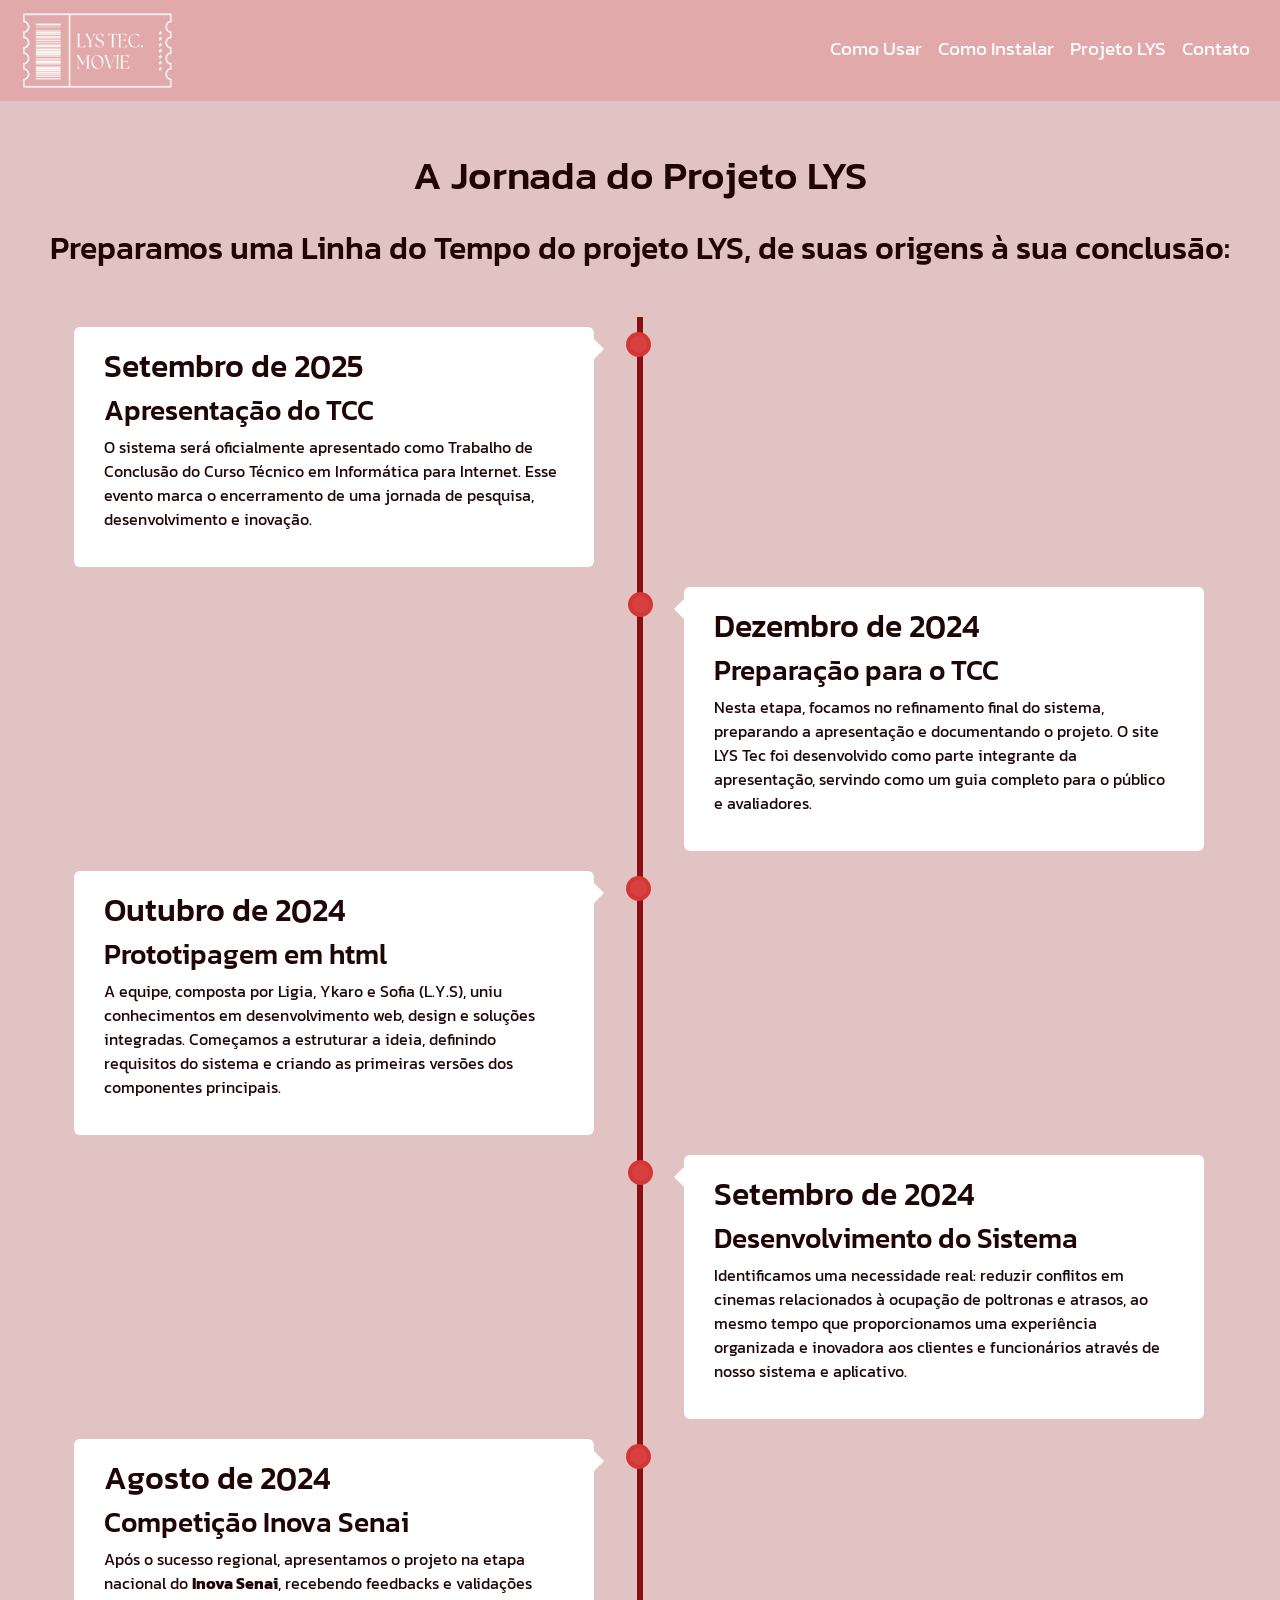
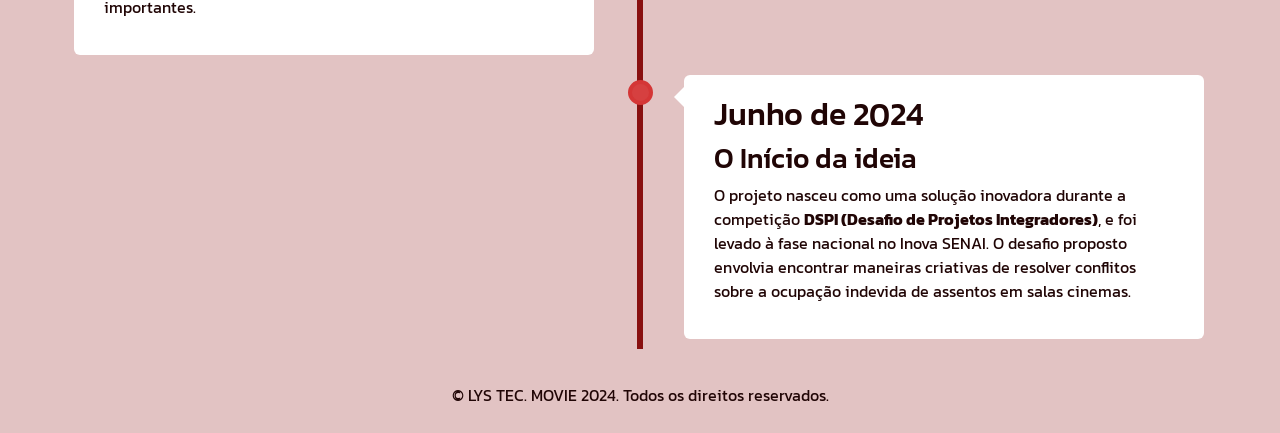
<file: projeto.html>
<!DOCTYPE html="pt-BR">
<html>
  <head>
    <meta charset="UTF-8">
    <html lang="pt-BR">
    <meta http-equiv="X-UA-Compatible" content="IE-edge" />
    <meta name="viewport" content="width=evidence-width, initial-scale=1.0" />

    <!--CSS Bootstrap-->
    <link href="https://cdn.jsdelivr.net/npm/bootstrap@5.3.3/dist/css/bootstrap.min.css" rel="stylesheet"
        integrity="sha384-QWTKZyjpPEjISv5WaRU9OFeRpok6YctnYmDr5pNlyT2bRjXh0JMhjY6hW+ALEwIH" crossorigin="anonymous">
    <!--CSS Local-->
    <link rel="stylesheet" href="./style.css">
    <!--GOOGLE FONTS-->
    <link rel="preconnect" href="https://fonts.googleapis.com">
    <link rel="preconnect" href="https://fonts.gstatic.com" crossorigin>
    <link
        href="https://fonts.googleapis.com/css2?family=Kanit:ital,wght@0,100;0,200;0,300;0,400;0,500;0,600;0,700;0,800;0,900;1,100;1,200;1,300;1,400;1,500;1,600;1,700;1,800;1,900&display=swap"
        rel="stylesheet">
<style>
  .bg-navbar {
    display: flex;
    justify-content: space-between;
    font-family: 'Kanit', sans-serif;
    font-size: larger;
    background-color: #df787859;
    padding: 8px 10px;
  }

        /* CSS para definir o background da página */
        body {
            font-family: 'Kanit', sans-serif;
            background-color: rgb(226, 195, 195);
            background-size: cover;
            background-position: center center;
            background-attachment: fixed;
            margin: 0;
            padding: 0;
            height: 100vh;
            color: rgb(32, 5, 5);
        }
            * {
              box-sizing: border-box;
            }
            
            /* LINHA VERTICAL */
            .timeline {
              position: relative;
              max-width: 1200px;
              margin: 0 auto;
            }
            
            /* POSIÇÃO E COR DA LINHA VERTICAL */
            .timeline::after {
              content: '';
              position: absolute;
              width: 6px;
              background-color: rgb(136, 16, 16);
              top: 0;
              bottom: 0;
              left: 50%;
              margin-left: -3px;
            }
            
            /* Container em volta da timeline */
            .container {
              padding: 10px 40px;
              position: relative;
              background-color: inherit;
              width: 50%;
            }
            
            /* Círculos da timeline */
            .container::after {
              content: '';
              position: absolute;
              width: 25px;
              height: 25px;
              right: -17px;
              background-color: rgb(214, 64, 64);
              border: 4px solid #d43636;
              top: 15px;
              border-radius: 50%;
              z-index: 1;
            }
            
            /* Place the container to the left */
            .left {
              left: -25.5%;
            }
            
            /* Itens da Direita */
            .right {
              left: 25.3%;
            }
            
            /* Add arrows to the left container (pointing right) */
            .left::before {
              content: " ";
              height: 0;
              position: absolute;
              top: 22px;
              width: 0;
              z-index: 1;
              right: 30px;
              border: medium solid white;
              border-width: 10px 0 10px 10px;
              border-color: transparent transparent transparent white;
            }
            
            /* Add arrows to the right container (pointing left) */
            .right::before {
              content: " ";
              height: 0;
              position: absolute;
              top: 22px;
              width: 0;
              z-index: 1;
              left: 30px;
              border: medium solid white;
              border-width: 10px 10px 10px 0;
              border-color: transparent white transparent transparent;
            }
            
            /* Fix the circle for containers on the right side */
            .right::after {
              left: -16px;
            }
            
            /* The actual content */
            .content {
              padding: 20px 30px;
              background-color: white;
              position: relative;
              border-radius: 6px;
            }
            /* IMAGENS OCULTAS INICIALMENTE */
                /* Configuração base para as imagens */
                .hover-images {
                position: absolute;
                display: flex;
                gap: 40px; /* Espaço entre as imagens */
                top: 50%;
                transform: translateY(-50%);
                opacity: 0; /* Invisível por padrão */
                transition: opacity 0.5s ease, transform 0.5s ease;
                }

                .hover-images img {
                width: 50%; /* Tamanho inicial */
                height: 180px;
                border-radius: 50%;
                border: 3px solid rgb(214, 64, 64);
                box-shadow: 0 4px 8px rgba(0, 0, 0, 0.3);
                transition: transform 0.3s ease; /* Animação de zoom */
                }

                /* Quando o mouse estiver sobre o container */
                .container:hover .hover-images {
                opacity: 1; /* Torna visível */
                transform: translateY(-50%) scale(1.1); /* Leve zoom */
                }

                .container:hover .hover-images img {
                transform: scale(1.2); /* Aumenta as imagens */
                }

                /* POSICIONAMENTO DAS IMAGENS DEPENDENDO DO LADO DA LINHA */
                /* Imagens para os containers à esquerda */
                .container.left .hover-images {
                right: -500px; 
                }
                /* Imagens para os containers à direita */
                .container.right .hover-images {
                left: -500px; 
                }

            /* Media queries - Responsive timeline on screens less than 600px wide */
            @media screen and (max-width: 600px) {
              /* Place the timelime to the left */
              .timeline::after {
              left: 31px;
              }
              
              /* Full-width containers */
              .container {
              width: 100%;
              padding-left: 70px;
              padding-right: 25px;
              }
              
              /* Make sure that all arrows are pointing leftwards */
              .container::before {
              left: 60px;
              border: medium solid white;
              border-width: 10px 10px 10px 0;
              border-color: transparent white transparent transparent;
              }
            
              /* Make sure all circles are at the same spot */
              .left::after, .right::after {
              left: 15px;
              }
              
              /* Make all right containers behave like the left ones */
              .right {
              left: 0%;
              }
            }
            </style>
            
  </head>
    <body>
        <header>
            <!-- BARRA DE MENU -->
            <nav class="navbar navbar-expand-lg bg-navbar">
                <div class="container-fluid">
                    <a class="navbar-brand" href="index.html">
                        <img src="img/Logo NAVBAR.png" alt="Logo" width="150" height="75">
                    </a>
                    <button class="navbar-toggler" type="button" data-bs-toggle="collapse"
                            data-bs-target="#navbarSupportedContent" aria-controls="navbarSupportedContent"
                            aria-expanded="false" aria-label="Toggle navigation">
                        <span class="navbar-toggler-icon"></span>
                    </button>
                    <div class="collapse navbar-collapse" id="navbarSupportedContent">
                        <ul class="navbar-nav ms-auto mb-2 mb-lg-0"> 
                            <li class="nav-item">
                            <a class="nav-link active" style="color: white;" href="como-funciona.html">Como Usar</a>
                        </li>
                        <li class="nav-item">
                            <a class="nav-link active" style="color: white;" href="manual.html">Como Instalar</a>
                        </li>
                        <li class="nav-item">
                            <a class="nav-link active" style="color: white;" href="projeto.html">Projeto LYS</a>
                        </li>
                        <li class="nav-item">
                            <a class="nav-link active" style="color: white;" href="contato.html">Contato</a>
                        </li>
                        </ul>
                    </div>
                </div>
            </nav>
            
        </header>
        <main>
          <h1 style="text-align: center; margin-top: 50px; margin-bottom: 30px;">A Jornada do Projeto LYS</h1>
          <h2 style="text-align: center; margin-top: 20px; margin-bottom: 50px;">Preparamos uma Linha do Tempo do projeto LYS, de suas origens à sua conclusão:</h2>
          
                <!-- LINHA DO TEMPO -->
                <div class="timeline">
                  <!-- 1° Card -->
                  <div class="container left">
                    <div class="content">
                      <h2>Setembro de 2025</h2>
                      <h3>Apresentação do TCC</h3>
                      <p>O sistema será oficialmente apresentado como Trabalho de Conclusão do Curso Técnico em Informática para Internet. Esse evento marca o encerramento de uma jornada de pesquisa, desenvolvimento e inovação.</p>
                        <!-- Imagens ocultas inicialmente -->
                        <div class="hover-images">
                            <img src="img/Card.Inicio.2.png" alt="Membro 1">
                            <img src="img/Card.Inicio.2.png" alt="Membro 2">
                        </div>
                    </div>
                  </div>
                    
                  <!-- 2° Card -->
                  <div class="container right">
                    <div class="content">
                      <h2>Dezembro de 2024</h2>
                      <h3>Preparação para o TCC</h3>
                      <p>Nesta etapa, focamos no refinamento final do sistema, preparando a apresentação e documentando o projeto. O site LYS Tec foi desenvolvido como parte integrante da apresentação, servindo como um guia completo para o público e avaliadores.</p>
                      <!-- Imagens ocultas inicialmente -->
                      <div class="hover-images">
                        <img src="img/Card.Inicio.2.png" alt="Membro 1">
                        <img src="img/Card.Inicio.2.png" alt="Membro 2">
                    </div>
                </div>
              </div>
                  <!-- 3° Card -->
                  <div class="container left">
                    <div class="content">
                      <h2>Outubro de 2024</h2>
                      <h3>Prototipagem em html</h3>
                      <p>A equipe, composta por Ligia, Ykaro e Sofia (L.Y.S), uniu conhecimentos em desenvolvimento web, design e soluções integradas. Começamos a estruturar a ideia, definindo requisitos do sistema e criando as primeiras versões dos componentes principais.</p>
                        <!-- Imagens ocultas inicialmente -->
                        <div class="hover-images">
                            <img src="img/Card.Inicio.2.png" alt="Membro 1">
                            <img src="img/Card.Inicio.2.png" alt="Membro 2">
                        </div>
                    </div>
                  </div>
                  <!-- 4° Card -->
                  <div class="container right">
                    <div class="content">
                      <h2>Setembro de 2024</h2>
                      <h3>Desenvolvimento do Sistema</h3>
                      <p>Identificamos uma necessidade real: reduzir conflitos em cinemas relacionados à ocupação de poltronas e atrasos, ao mesmo tempo que proporcionamos uma experiência organizada e inovadora aos clientes e funcionários através de nosso sistema e aplicativo.</p>
                     <!-- Imagens ocultas inicialmente -->
                     <div class="hover-images">
                        <img src="img/Card.Inicio.2.png" alt="Membro 1">
                        <img src="img/Card.Inicio.2.png" alt="Membro 2">
                    </div>
                    </div>
                  </div>
                  <!-- 5° Card -->
                  <div class="container left">
                    <div class="content">
                      <h2>Agosto de 2024</h2>
                      <h3>Competição Inova Senai</h3>
                      <p>Após o sucesso regional, apresentamos o projeto na etapa nacional do <strong>Inova Senai</strong>, recebendo feedbacks e validações importantes.</p>
                        <!-- Imagens ocultas inicialmente -->
                        <div class="hover-images">
                            <img src="img/Card.Inicio.2.png" alt="Membro 1">
                            <img src="img/Card.Inicio.2.png" alt="Membro 2">
                        </div>
                    </div>
                  </div>
                  <!-- 6° Card -->
                  <div class="container right">
                    <div class="content">
                      <h2>Junho de 2024</h2>
                      <h3>O Início da ideia</h3>
                      <p>O projeto nasceu como uma solução inovadora durante a competição <strong>DSPI (Desafio de Projetos Integradores)</strong>, e foi levado à fase nacional no Inova SENAI. O desafio proposto envolvia encontrar maneiras criativas de resolver conflitos sobre a ocupação indevida de assentos em salas cinemas.</p>
                    </div>
                    <!-- Imagens ocultas inicialmente -->
                    <div class="hover-images">
                        <img src="img/Card.Inicio.2.png" alt="Membro 1">
                        <img src="img/Card.Inicio.2.png" alt="Membro 2">
                    </div>
                </div>
                </div>  
                </div>
            </div>
        </main>
    </body>

          <!-- Linha do Copyright -->
          <div class="row mt-4">
              <div class="col text-center">
                  <p>© LYS TEC. MOVIE 2024. Todos os direitos reservados.</p>
              </div>
          </div>
        </div>
        <script src="https://cdn.jsdelivr.net/npm/bootstrap@5.3.3/dist/js/bootstrap.bundle.min.js"
        integrity="sha384-YvpcrYf0tY3lHB60NNkmXc5s9fDVZLESaAA55NDzOxhy9GkcIdslK1eN7N6jIeHz"
        crossorigin="anonymous"></script>       
    </body>
</html>
</file>
<file: style.css>
/* NAVBAR */
.bg-navbar {
    display: flex;
    justify-content: space-between;
    font-family: 'Kanit', sans-serif;
    font-size: larger;
    background-color: #a75c5c00;
    padding: 8px 10px;
  }

  .navbar a {
    position: relative;
    text-decoration: none;
}

.navbar a::after {
    content: "";
    position: absolute;
    width: 0;
    height: 4px;
    background-color: #b60d0d; /* Cor do sublinhado */
    left: 0;
    bottom: -2px;
    transition: width 0.3s ease-in-out;
}

/* Efeito de hover padrão */
.navbar a:hover::after {
    width: 100%;
}
 
/* TEXTO ANIMADO */
 .texto-animado {
            text-align: center;
            padding: 10px 0;
            background-color: rgba(0, 0, 0, 0.7);
            color: white;
            font-size: 0.9em;
            position: relative;
            overflow: hidden;
            white-space: nowrap;
            margin-top: 20px;
        }

        .texto-animado strong {
            display: inline-block;
            animation: marquee 15s linear infinite;
        }
         @keyframes marquee {
            0% { transform: translateX(100%); }
            100% { transform: translateX(-100%); }
        }

/*BODY*/
body {
    font-family: 'Kanit', sans-serif;
}

.centralizado {
    display: flex;
    flex-direction: column;
    justify-content: center; /* Centraliza verticalmente */
    align-items: center; /* Centraliza horizontalmente */
    height: 80vh; /* Ocupa toda a altura da tela */
    text-align: center;
    max-width: 700px;
    margin: 0 auto;
    font-size: 18px;
}


/*IMAGEM DO BANNER*/
.image-banner img {
    height: 50vh; /* Por exemplo, 50% da altura da tela */
    object-fit: cover; /* Ajusta o conteúdo da imagem para cobrir o espaço sem deformar */
}

/* ROWS */
.row {
    padding: 10px;
    display: flex;
    justify-content: space-between;
}

.card:hover {
    transform: scale(1.05); /* Aumenta o tamanho do card */
    transition: transform 0.3s ease;
}

.btn:hover {
    background-color: #f8d9d9; /* Altera a cor do botão */
    color: rgb(148, 38, 38); /* Cor do texto do botão ao passar o mouse */
}

/* Cartões responsivos */
.card {
    margin: 20; 
    justify-content: baseline;
    box-shadow: 0 4px 6px rgba(0, 0, 0, 0.1); /* Adiciona uma sombra */
}

@media screen and (max-width: 768px) {
    .card {
        width: 90%; /* Reduz a largura do card em telas menores */
        padding: 0.5rem; /* Menos padding em telas menores */
    }
}

@media screen and (max-width: 480px) {
    .card {
        width: 100%; /* Em telas muito pequenas, o card ocupa 100% */
        padding: 0.25rem; /* Reduz ainda mais o padding */
    }
}

/*BOTÃO DE DOWNLOAD*/
.download-button {
    text-align: center; /* Centraliza o botão */
    margin-top: 30px;   /* Adiciona um espaço acima do botão */
}

.download-button .btn-download {
    padding: 10px 20px; /* Ajusta o tamanho do botão */
    font-size: 1.2rem;   /* Aumenta o tamanho do texto do botão */
    background-color: #000000; /* Cor de fundo preta */
    color: white; /* Cor do texto branco */
    border: none;
    border-radius: 5px; /* Arredonda os cantos do botão */
    cursor: pointer;
    text-decoration: none; /* Remove o sublinhado do link */
}

.download-button .btn-download:hover {
    background-color: #333333; /* Cor do botão quando o mouse passar sobre ele (um tom de cinza mais escuro) */
}

/*MENU VERTICAL*/
.nav-link {
    color: #751212;
    padding: 10px 15px; 
    border-bottom: 3px solid transparent; 
    transition: background-color 0.3s, color 0.3s;
}

.nav-link:hover {
    color: rgb(151, 2, 2);
}
/*TÍTULOS MENU VERTICAL*/
.tab-pane h3, h4 {
    color: #610f0f;
    margin-bottom: 15px;
  }
  
  .tab-pane ul {
    margin-left: 20px;
    list-style-type: square;
  }
  
  .alert-warning {
    background-color: #fff3cd;
    border: 1px solid #ffeeba;
    color: #856404;
  }
  
/*FOOTER*/
footer{
    background-color: #d3c0c0;
}

footer a {
    text-decoration: none; /* Remove o sublinhado */
    color: inherit; /* Herda a cor do texto do footer */
}
navbar
{
background-color:#f9f5f2;
}
</file>
